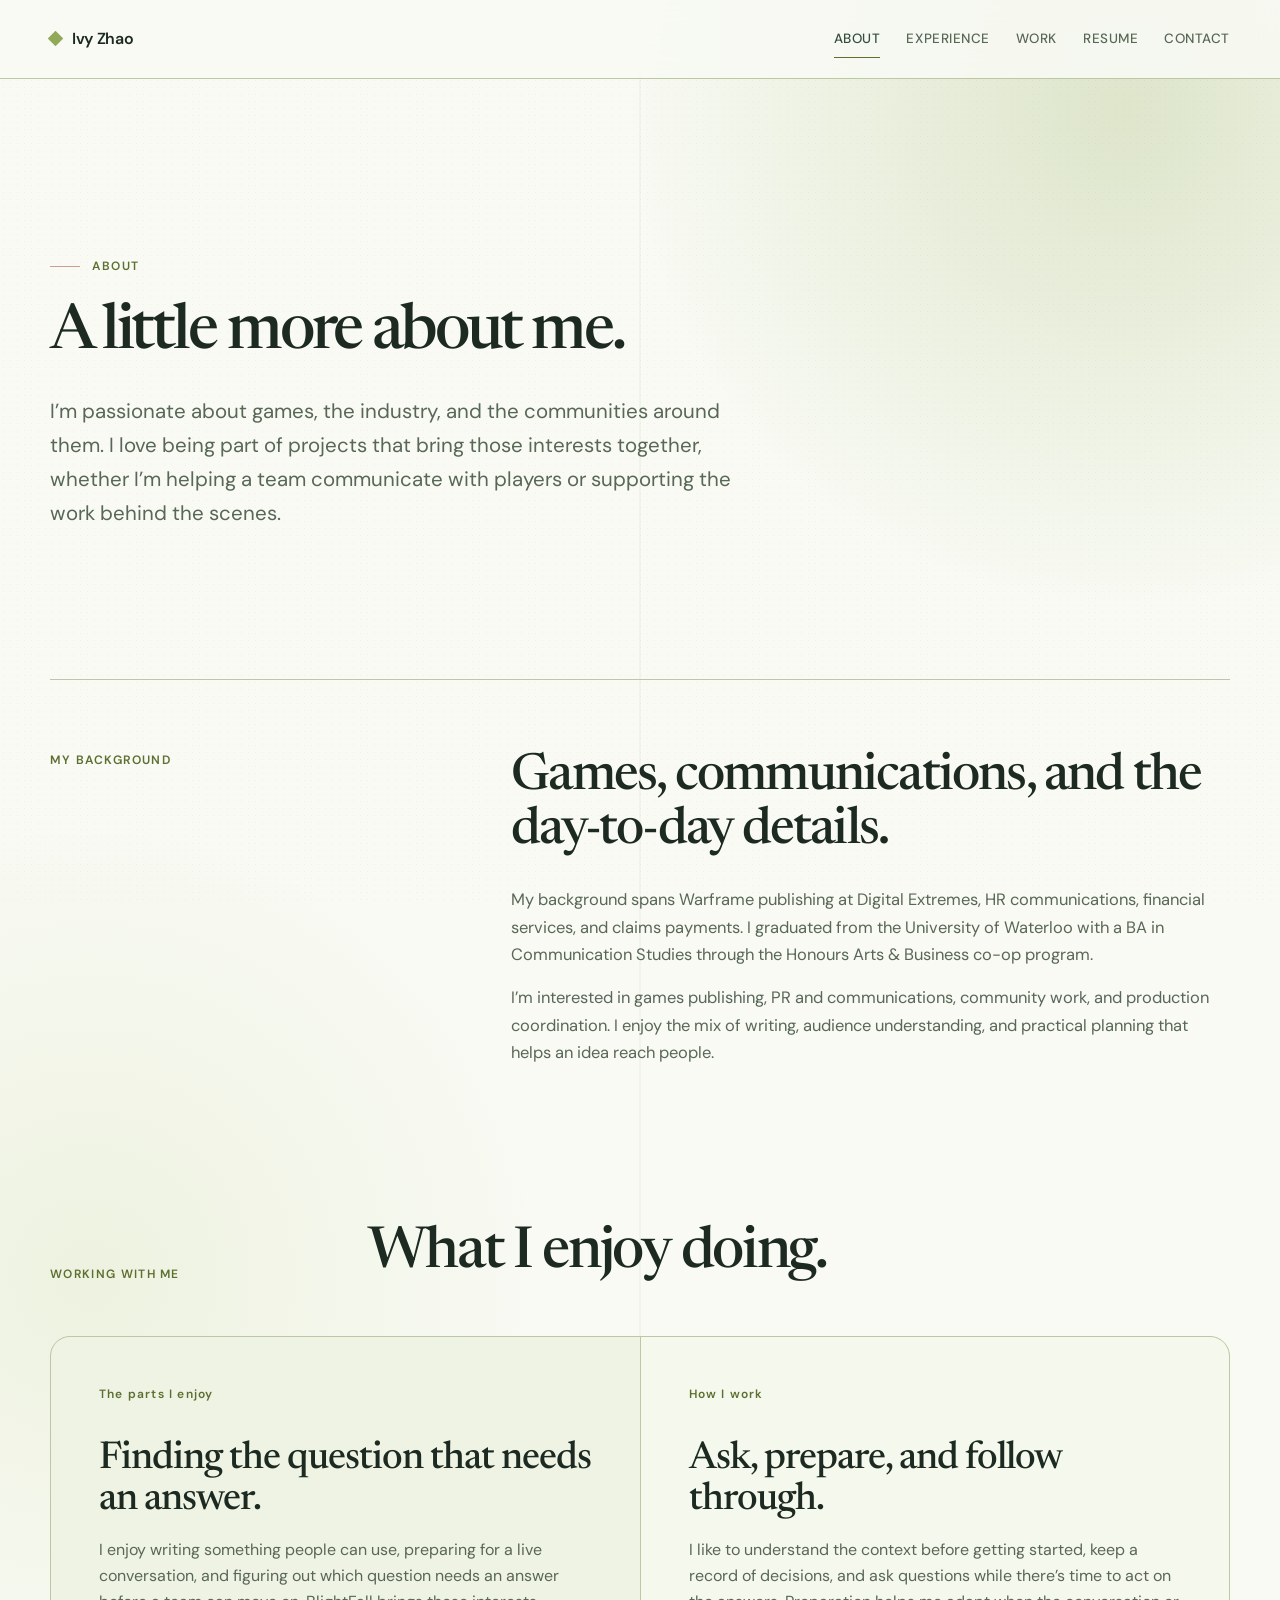
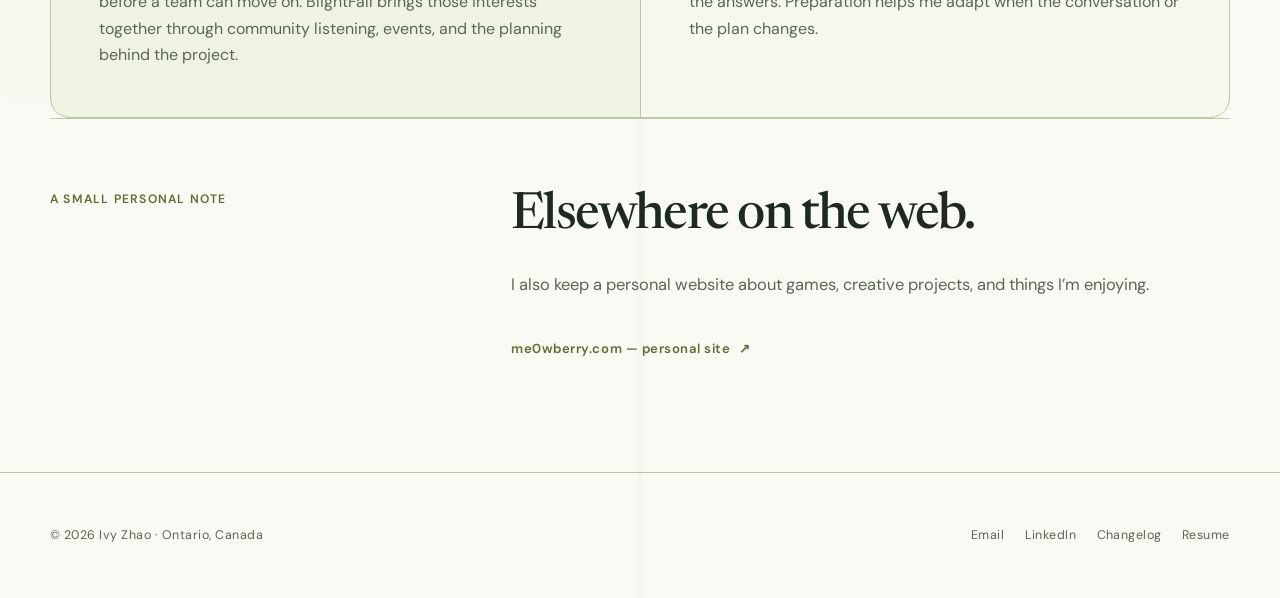
<file: about.html>
<!doctype html>
<html lang="en">
<head>
  <!-- Google tag (gtag.js) -->
  <script async src="https://www.googletagmanager.com/gtag/js?id=G-XYHKNGK1D8"></script>
  <script>
    window.dataLayer = window.dataLayer || [];
    function gtag(){dataLayer.push(arguments);}
    gtag('js', new Date());

    gtag('config', 'G-XYHKNGK1D8');
  </script>
  <meta charset="utf-8"><meta name="viewport" content="width=device-width, initial-scale=1">
  <meta name="description" content="Meet Ivy Zhao: communications, community, and operations experience, an enthusiasm for games, and an interest in helping teams and audiences connect.">
  <meta name="theme-color" content="#f8faf3">
  <link rel="canonical" href="https://ivyzhao.ca/about.html">
  <meta property="og:title" content="About | Ivy Zhao">
  <meta property="og:description" content="Meet Ivy Zhao: communications, community, and operations experience, an enthusiasm for games, and an interest in helping teams and audiences connect.">
  <meta property="og:type" content="website">
  <meta property="og:site_name" content="Ivy Zhao">
  <meta property="og:locale" content="en_CA">
  <meta property="og:url" content="https://ivyzhao.ca/about.html">
  <meta property="og:image" content="https://ivyzhao.ca/assets/ivyzhao-social-preview.png">
  <meta property="og:image:width" content="1200"><meta property="og:image:height" content="630">
  <meta property="og:image:alt" content="ivyzhao.ca - games communications, community, and content">
  <meta name="twitter:card" content="summary_large_image">
  <meta name="twitter:title" content="About | Ivy Zhao">
  <meta name="twitter:description" content="Meet Ivy Zhao: communications, community, and operations experience, an enthusiasm for games, and an interest in helping teams and audiences connect.">
  <meta name="twitter:image" content="https://ivyzhao.ca/assets/ivyzhao-social-preview.png">
  <meta name="twitter:image:alt" content="ivyzhao.ca - games communications, community, and content">
  <title>About | Ivy Zhao</title>
  <link rel="icon" href="favicon.ico" sizes="any">
  <link rel="icon" href="assets/favicon.svg" type="image/svg+xml">
  <link rel="apple-touch-icon" href="assets/apple-touch-icon.png">
  <link rel="preload" href="assets/fonts/dm-sans-latin.woff2" as="font" type="font/woff2" crossorigin>
  <link rel="preload" href="assets/fonts/newsreader-latin.woff2" as="font" type="font/woff2" crossorigin>
  <link rel="stylesheet" href="style.css"><script src="script.js" defer></script>
</head>
<body>
  <a class="skip-link" href="#main">Skip to content</a>
  <header class="site-header"><div class="nav-wrap"><a class="brand" href="index.html" aria-label="Ivy Zhao, home"><span class="brand-mark" aria-hidden="true"></span>Ivy Zhao</a><button class="nav-toggle" type="button" aria-expanded="false" aria-controls="site-nav">Menu</button><nav class="site-nav" id="site-nav" aria-label="Primary navigation"><a href="about.html" aria-current="page">About</a><a href="experience.html">Experience</a><a href="projects.html">Work</a><a href="resume.html">Resume</a><a href="contact.html">Contact</a></nav></div></header>
  <main id="main" class="page-shell">
    <header class="page-header" data-reveal><p class="eyebrow">About</p><h1 class="page-title">A little more about me.</h1><p class="page-intro">I&rsquo;m passionate about games, the industry, and the communities around them. I love being part of projects that bring those interests together, whether I&rsquo;m helping a team communicate with players or supporting the work behind the scenes.</p></header>
    <section class="split-layout" data-reveal><p class="sticky-label">My background</p><div class="prose"><h2>Games, communications, and the day-to-day details.</h2><p>My background spans Warframe publishing at Digital Extremes, HR communications, financial services, and claims payments. I graduated from the University of Waterloo with a BA in Communication Studies through the Honours Arts &amp; Business co-op program.</p><p>I&rsquo;m interested in games publishing, PR and communications, community work, and production coordination. I enjoy the mix of writing, audience understanding, and practical planning that helps an idea reach people.</p></div></section>
    <section class="section" aria-labelledby="team-heading"><div class="section-head" data-reveal><p class="section-kicker">Working with me</p><h2 id="team-heading">What I enjoy doing.</h2></div><div class="about-note-grid" data-reveal>
      <article class="about-note"><p class="project-number">The parts I enjoy</p><h3>Finding the question that needs an answer.</h3><p>I enjoy writing something people can use, preparing for a live conversation, and figuring out which question needs an answer before a team can move on. BlightFall brings those interests together through community listening, events, and the planning behind the project.</p></article>
      <article class="about-note"><p class="project-number">How I work</p><h3>Ask, prepare, and follow through.</h3><p>I like to understand the context before getting started, keep a record of decisions, and ask questions while there&rsquo;s time to act on the answers. Preparation helps me adapt when the conversation or the plan changes.</p></article>
    </div></section>
    <section class="split-layout section" data-reveal><p class="sticky-label">A small personal note</p><div class="prose"><h2>Elsewhere on the web.</h2><p>I also keep a personal website about games, creative projects, and things I&rsquo;m enjoying.</p><a class="text-link" href="https://me0wberry.com/" target="_blank" rel="noopener noreferrer">me0wberry.com &mdash; personal site</a></div></section>
  </main>
  <footer class="site-footer-wrap"><div class="site-footer"><span>&copy; <span data-year></span> Ivy Zhao &middot; Ontario, Canada</span><div class="footer-links"><a href="mailto:ivy.zhao.career@gmail.com">Email</a><a href="https://www.linkedin.com/in/ivyzhao02" target="_blank" rel="noopener noreferrer">LinkedIn</a><a href="changelog.html">Changelog</a><a href="resume.html">Resume</a></div></div></footer>
</body>
</html>
</file>
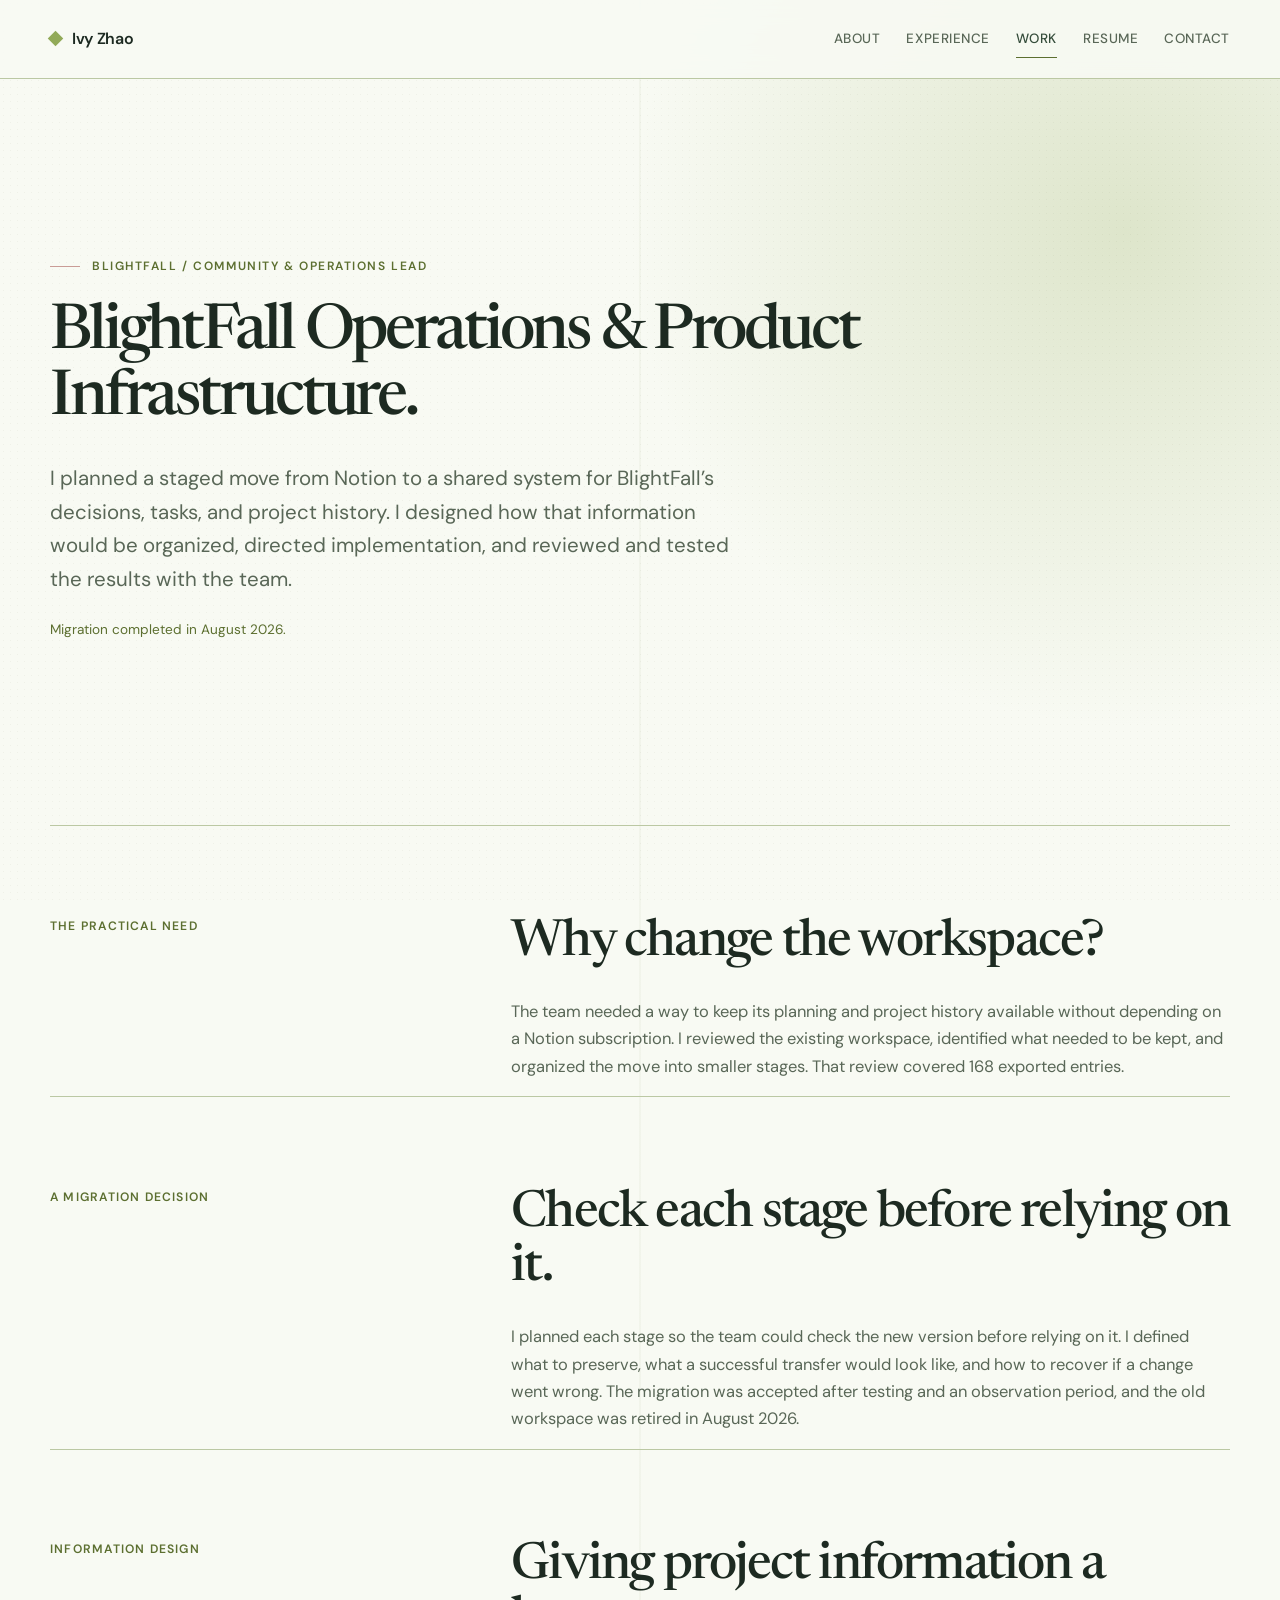
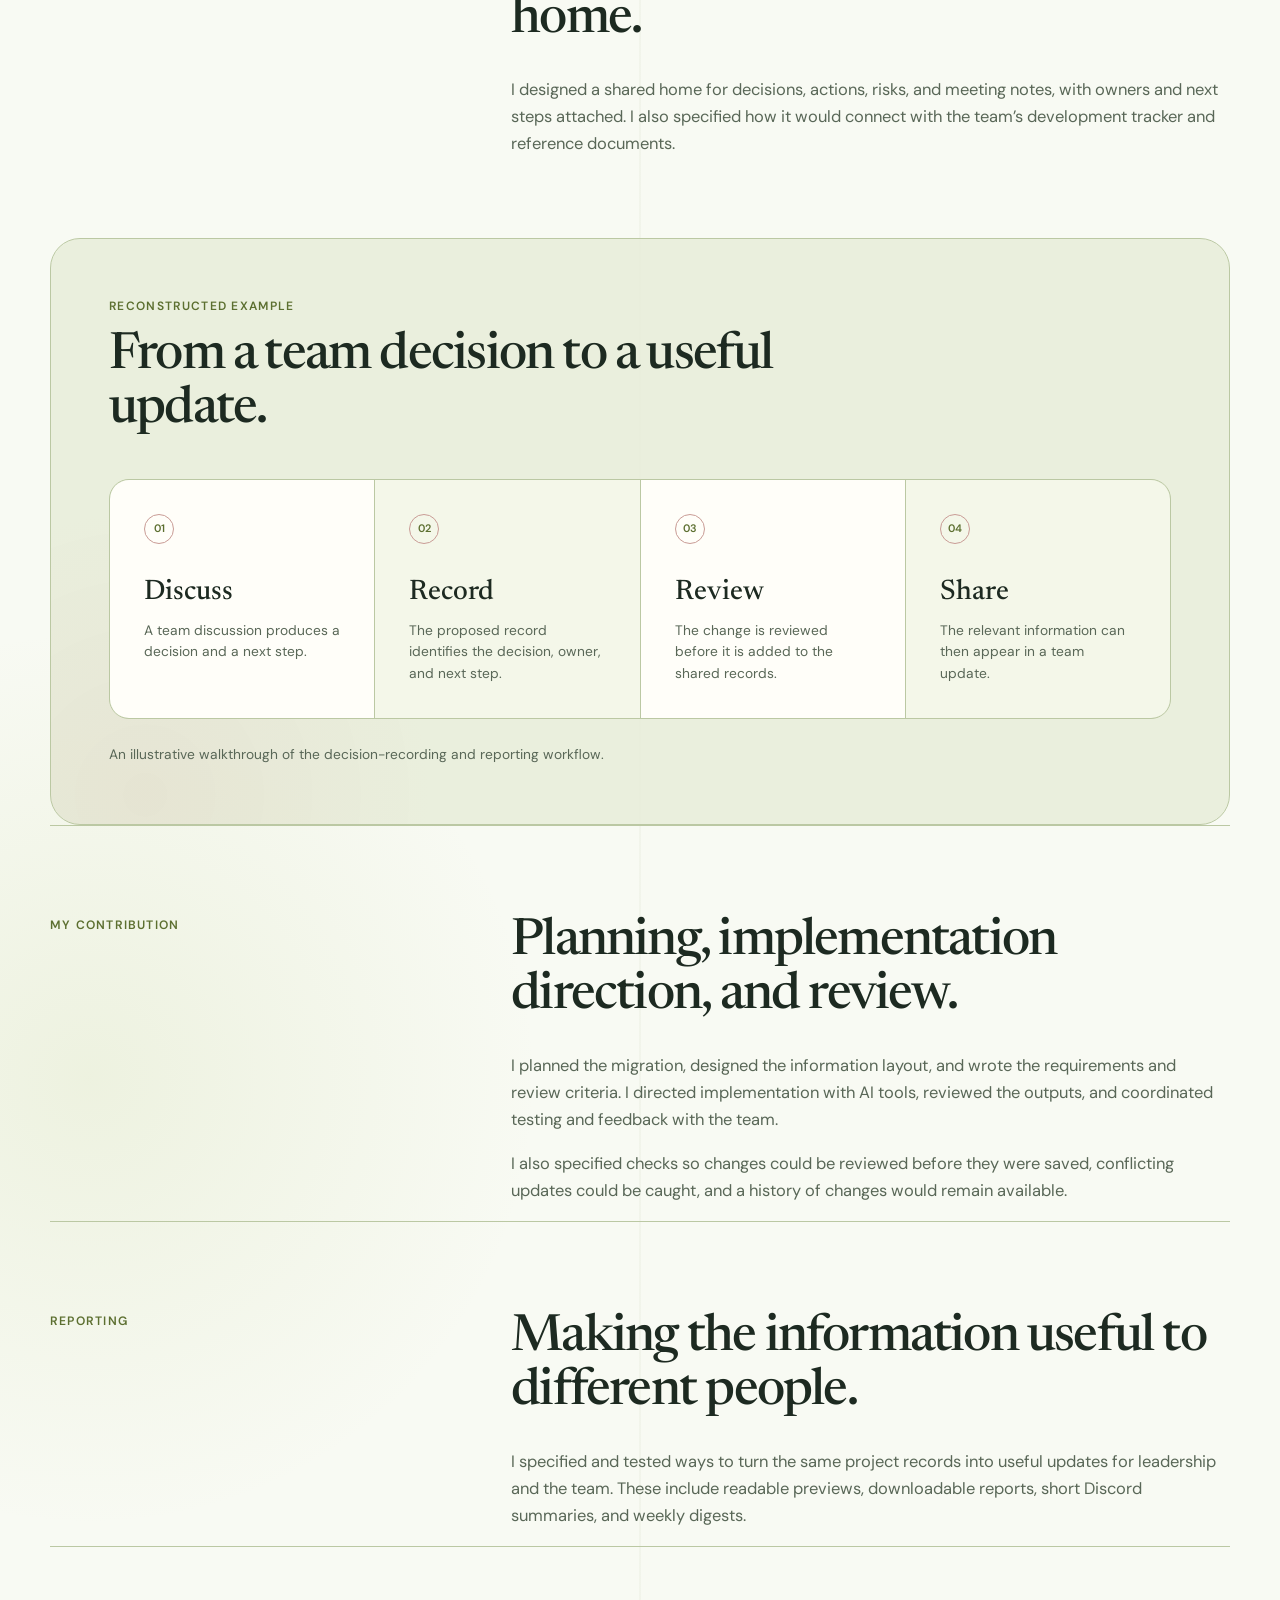
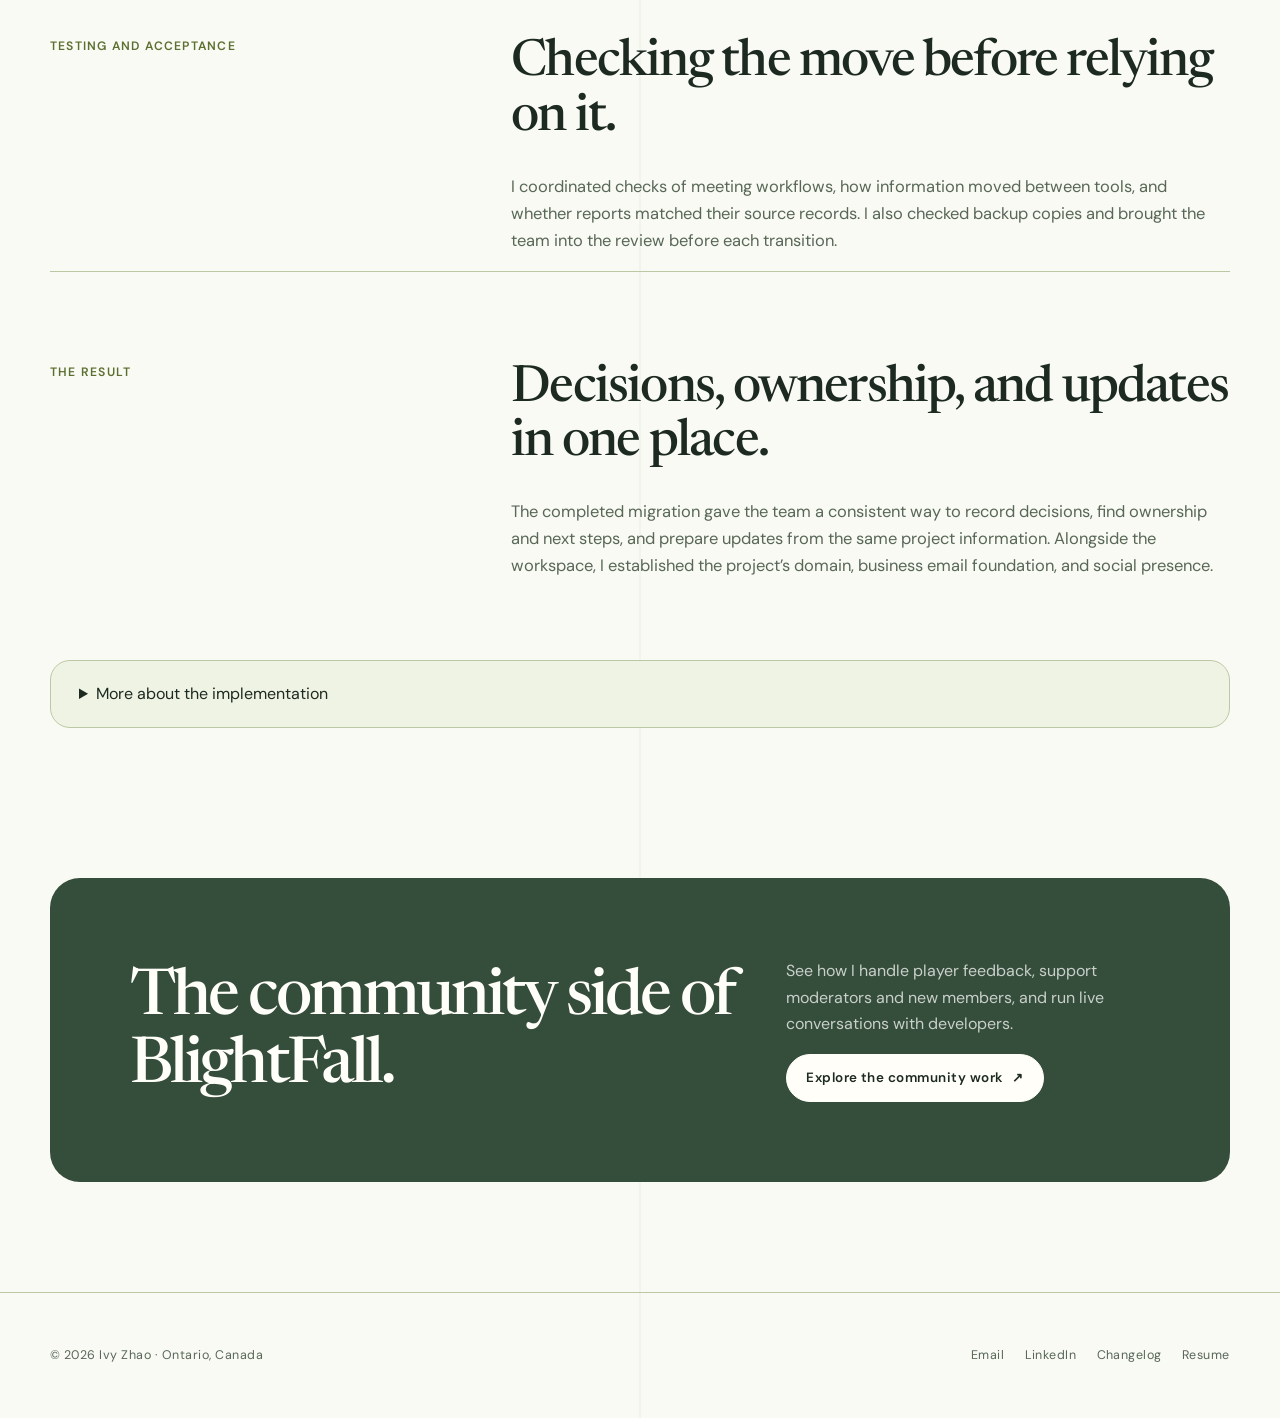
<file: blightfall-operations.html>
<!doctype html>
<html lang="en">
<head>
  <!-- Google tag (gtag.js) -->
  <script async src="https://www.googletagmanager.com/gtag/js?id=G-XYHKNGK1D8"></script>
  <script>
    window.dataLayer = window.dataLayer || [];
    function gtag(){dataLayer.push(arguments);}
    gtag('js', new Date());

    gtag('config', 'G-XYHKNGK1D8');
  </script>
  <meta charset="utf-8">
  <meta name="viewport" content="width=device-width, initial-scale=1">
  <meta name="description" content="How Ivy Zhao planned, directed, and tested BlightFall's move from Notion to a shared system for decisions, tasks, project history, and reporting.">
  <meta name="theme-color" content="#f8faf3">
  <link rel="canonical" href="https://ivyzhao.ca/blightfall-operations.html">
  <meta property="og:title" content="BlightFall Operations &amp; Product Infrastructure | Ivy Zhao">
  <meta property="og:description" content="How Ivy Zhao planned, directed, and tested BlightFall's move from Notion to a shared system for decisions, tasks, project history, and reporting.">
  <meta property="og:type" content="article">
  <meta property="og:site_name" content="Ivy Zhao">
  <meta property="og:locale" content="en_CA">
  <meta property="og:url" content="https://ivyzhao.ca/blightfall-operations.html">
  <meta property="og:image" content="https://ivyzhao.ca/assets/ivyzhao-social-preview.png">
  <meta property="og:image:width" content="1200">
  <meta property="og:image:height" content="630">
  <meta property="og:image:alt" content="ivyzhao.ca - games communications, community, and content">
  <meta name="twitter:card" content="summary_large_image">
  <meta name="twitter:title" content="BlightFall Operations &amp; Product Infrastructure | Ivy Zhao">
  <meta name="twitter:description" content="How Ivy Zhao planned, directed, and tested BlightFall's move from Notion to a shared system for decisions, tasks, project history, and reporting.">
  <meta name="twitter:image" content="https://ivyzhao.ca/assets/ivyzhao-social-preview.png">
  <meta name="twitter:image:alt" content="ivyzhao.ca - games communications, community, and content">
  <title>BlightFall Operations &amp; Product Infrastructure | Ivy Zhao</title>
  <link rel="icon" href="favicon.ico" sizes="any">
  <link rel="icon" href="assets/favicon.svg" type="image/svg+xml">
  <link rel="apple-touch-icon" href="assets/apple-touch-icon.png">
  <link rel="preload" href="assets/fonts/dm-sans-latin.woff2" as="font" type="font/woff2" crossorigin>
  <link rel="preload" href="assets/fonts/newsreader-latin.woff2" as="font" type="font/woff2" crossorigin>
  <link rel="stylesheet" href="style.css">
  <script src="script.js" defer></script>
</head>
<body>
  <a class="skip-link" href="#main">Skip to content</a>
  <header class="site-header"><div class="nav-wrap"><a class="brand" href="index.html" aria-label="Ivy Zhao, home"><span class="brand-mark" aria-hidden="true"></span>Ivy Zhao</a><button class="nav-toggle" type="button" aria-expanded="false" aria-controls="site-nav">Menu</button><nav class="site-nav" id="site-nav" aria-label="Primary navigation"><a href="about.html">About</a><a href="experience.html">Experience</a><a href="projects.html" aria-current="page">Work</a><a href="resume.html">Resume</a><a href="contact.html">Contact</a></nav></div></header>

  <main id="main" class="page-shell case-page">
    <header class="page-header case-header" data-reveal><p class="eyebrow">BlightFall / Community &amp; Operations Lead</p><h1 class="page-title">BlightFall Operations &amp; Product Infrastructure.</h1><p class="page-intro">I planned a staged move from Notion to a shared system for BlightFall&rsquo;s decisions, tasks, and project history. I designed how that information would be organized, directed implementation, and reviewed and tested the results with the team.</p><p class="case-status">Migration completed in August 2026.</p></header>
    <section class="split-layout section" data-reveal><p class="sticky-label">The practical need</p><div class="prose"><h2>Why change the workspace?</h2><p>The team needed a way to keep its planning and project history available without depending on a Notion subscription. I reviewed the existing workspace, identified what needed to be kept, and organized the move into smaller stages. That review covered 168 exported entries.</p></div></section>
    <section class="split-layout section" data-reveal><p class="sticky-label">A migration decision</p><div class="prose"><h2>Check each stage before relying on it.</h2><p>I planned each stage so the team could check the new version before relying on it. I defined what to preserve, what a successful transfer would look like, and how to recover if a change went wrong. The migration was accepted after testing and an observation period, and the old workspace was retired in August 2026.</p></div></section>
    <section class="split-layout section" data-reveal><p class="sticky-label">Information design</p><div class="prose"><h2>Giving project information a home.</h2><p>I designed a shared home for decisions, actions, risks, and meeting notes, with owners and next steps attached. I also specified how it would connect with the team&rsquo;s development tracker and reference documents.</p></div></section>
    <figure class="case-visual operations-flow" aria-labelledby="operations-flow-title" data-reveal><div class="case-visual-heading"><p class="section-kicker">Reconstructed example</p><h2 id="operations-flow-title">From a team decision to a useful update.</h2></div><ol class="case-flow"><li class="flow-step"><span>01</span><h3>Discuss</h3><p>A team discussion produces a decision and a next step.</p></li><li class="flow-step"><span>02</span><h3>Record</h3><p>The proposed record identifies the decision, owner, and next step.</p></li><li class="flow-step"><span>03</span><h3>Review</h3><p>The change is reviewed before it is added to the shared records.</p></li><li class="flow-step"><span>04</span><h3>Share</h3><p>The relevant information can then appear in a team update.</p></li></ol><figcaption>An illustrative walkthrough of the decision-recording and reporting workflow.</figcaption></figure>
    <section class="split-layout section" data-reveal><p class="sticky-label">My contribution</p><div class="prose"><h2>Planning, implementation direction, and review.</h2><p>I planned the migration, designed the information layout, and wrote the requirements and review criteria. I directed implementation with AI tools, reviewed the outputs, and coordinated testing and feedback with the team.</p><p>I also specified checks so changes could be reviewed before they were saved, conflicting updates could be caught, and a history of changes would remain available.</p></div></section>
    <section class="split-layout section" data-reveal><p class="sticky-label">Reporting</p><div class="prose"><h2>Making the information useful to different people.</h2><p>I specified and tested ways to turn the same project records into useful updates for leadership and the team. These include readable previews, downloadable reports, short Discord summaries, and weekly digests.</p></div></section>
    <section class="split-layout section" data-reveal><p class="sticky-label">Testing and acceptance</p><div class="prose"><h2>Checking the move before relying on it.</h2><p>I coordinated checks of meeting workflows, how information moved between tools, and whether reports matched their source records. I also checked backup copies and brought the team into the review before each transition.</p></div></section>
    <section class="split-layout section" data-reveal><p class="sticky-label">The result</p><div class="prose"><h2>Decisions, ownership, and updates in one place.</h2><p>The completed migration gave the team a consistent way to record decisions, find ownership and next steps, and prepare updates from the same project information. Alongside the workspace, I established the project&rsquo;s domain, business email foundation, and social presence.</p></div></section>
    <details class="case-technical" data-reveal><summary>More about the implementation</summary><div class="prose"><p>The workspace stores structured records in a private repository. Automated checks support record quality, reviewable updates, and recovery. Reporting can produce Markdown and PDF files as well as shorter summaries.</p></div></details>
    <section class="cta-band" data-reveal><h2>The community side of BlightFall.</h2><div><p>See how I handle player feedback, support moderators and new members, and run live conversations with developers.</p><a class="button" href="community-leadership.html">Explore the community work <span aria-hidden="true">&#8599;</span></a></div></section>
  </main>

  <footer class="site-footer-wrap"><div class="site-footer"><span>&copy; <span data-year></span> Ivy Zhao &middot; Ontario, Canada</span><div class="footer-links"><a href="mailto:ivy.zhao.career@gmail.com">Email</a><a href="https://www.linkedin.com/in/ivyzhao02" target="_blank" rel="noopener noreferrer">LinkedIn</a><a href="changelog.html">Changelog</a><a href="resume.html">Resume</a></div></div></footer>
</body>
</html>
</file>
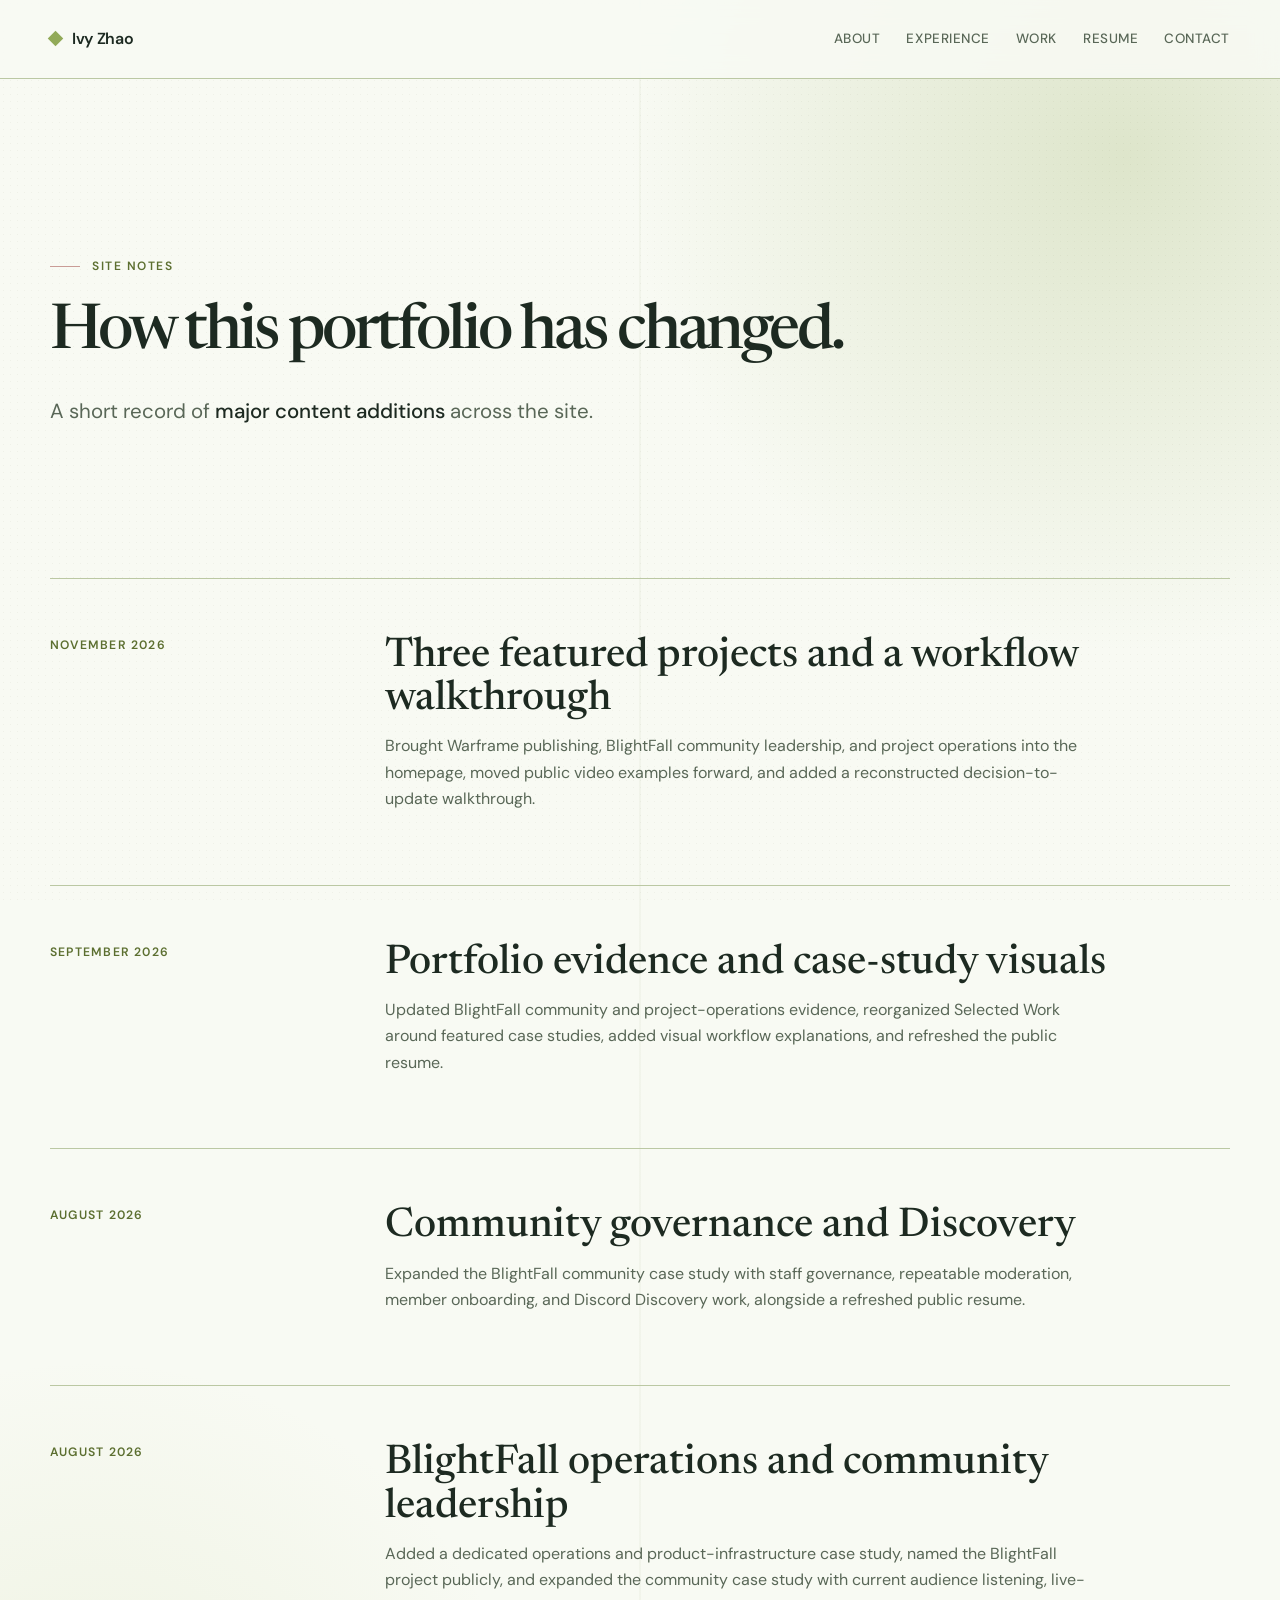
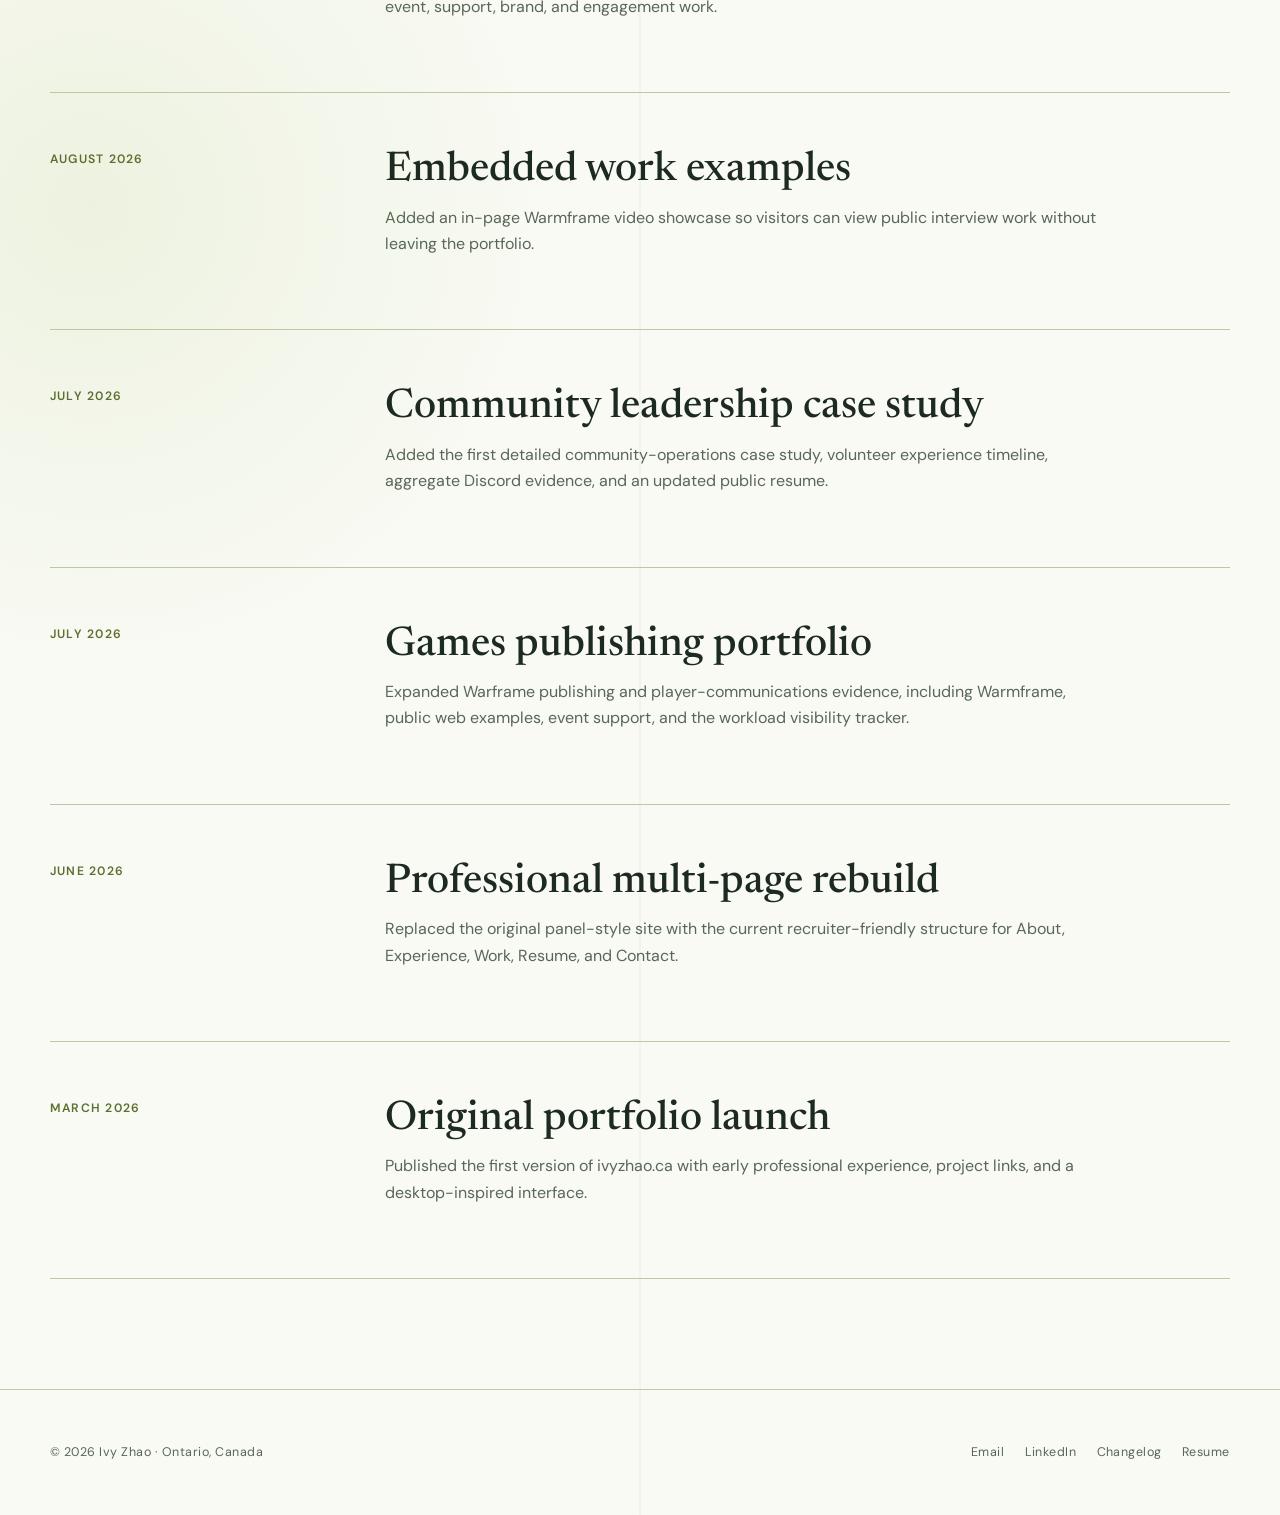
<file: changelog.html>
<!doctype html>
<html lang="en">
<head>
  <!-- Google tag (gtag.js) -->
  <script async src="https://www.googletagmanager.com/gtag/js?id=G-XYHKNGK1D8"></script>
  <script>
    window.dataLayer = window.dataLayer || [];
    function gtag(){dataLayer.push(arguments);}
    gtag('js', new Date());

    gtag('config', 'G-XYHKNGK1D8');
  </script>
  <meta charset="utf-8">
  <meta name="viewport" content="width=device-width, initial-scale=1">
  <meta name="description" content="Major additions to Ivy Zhao's portfolio, including Warframe publishing, BlightFall community leadership, and project operations examples.">
  <meta name="theme-color" content="#f8faf3">
  <link rel="canonical" href="https://ivyzhao.ca/changelog.html">
  <meta property="og:title" content="Site Changelog | Ivy Zhao">
  <meta property="og:description" content="Major additions to Ivy Zhao's portfolio, including Warframe publishing, BlightFall community leadership, and project operations examples.">
  <meta property="og:type" content="website">
  <meta property="og:site_name" content="Ivy Zhao">
  <meta property="og:locale" content="en_CA">
  <meta property="og:url" content="https://ivyzhao.ca/changelog.html">
  <meta property="og:image" content="https://ivyzhao.ca/assets/ivyzhao-social-preview.png">
  <meta property="og:image:width" content="1200">
  <meta property="og:image:height" content="630">
  <meta property="og:image:alt" content="ivyzhao.ca - games communications, community, and content">
  <meta name="twitter:card" content="summary_large_image">
  <meta name="twitter:title" content="Site Changelog | Ivy Zhao">
  <meta name="twitter:description" content="Major additions to Ivy Zhao's portfolio, including Warframe publishing, BlightFall community leadership, and project operations examples.">
  <meta name="twitter:image" content="https://ivyzhao.ca/assets/ivyzhao-social-preview.png">
  <meta name="twitter:image:alt" content="ivyzhao.ca - games communications, community, and content">
  <title>Site Changelog | Ivy Zhao</title>
  <link rel="icon" href="favicon.ico" sizes="any">
  <link rel="icon" href="assets/favicon.svg" type="image/svg+xml">
  <link rel="apple-touch-icon" href="assets/apple-touch-icon.png">
  <link rel="preload" href="assets/fonts/dm-sans-latin.woff2" as="font" type="font/woff2" crossorigin>
  <link rel="preload" href="assets/fonts/newsreader-latin.woff2" as="font" type="font/woff2" crossorigin>
  <link rel="stylesheet" href="style.css">
  <script src="script.js" defer></script>
</head>
<body>
  <a class="skip-link" href="#main">Skip to content</a>
  <header class="site-header"><div class="nav-wrap"><a class="brand" href="index.html" aria-label="Ivy Zhao, home"><span class="brand-mark" aria-hidden="true"></span>Ivy Zhao</a><button class="nav-toggle" type="button" aria-expanded="false" aria-controls="site-nav">Menu</button><nav class="site-nav" id="site-nav" aria-label="Primary navigation"><a href="about.html">About</a><a href="experience.html">Experience</a><a href="projects.html">Work</a><a href="resume.html">Resume</a><a href="contact.html">Contact</a></nav></div></header>

  <main id="main" class="page-shell">
    <header class="page-header" data-reveal><p class="eyebrow">Site notes</p><h1 class="page-title">How this portfolio has changed.</h1><p class="page-intro">A short record of <strong>major content additions</strong> across the site.</p></header>

    <section class="changelog-list" aria-label="Major site milestones">
      <article class="changelog-entry" data-reveal><time datetime="2026-11-06">November 2026</time><div><h2>Three featured projects and a workflow walkthrough</h2><p>Brought Warframe publishing, BlightFall community leadership, and project operations into the homepage, moved public video examples forward, and added a reconstructed decision-to-update walkthrough.</p></div></article>
      <article class="changelog-entry" data-reveal><time datetime="2026-09-03">September 2026</time><div><h2>Portfolio evidence and case-study visuals</h2><p>Updated BlightFall community and project-operations evidence, reorganized Selected Work around featured case studies, added visual workflow explanations, and refreshed the public resume.</p></div></article>
      <article class="changelog-entry" data-reveal><time datetime="2026-08-17">August 2026</time><div><h2>Community governance and Discovery</h2><p>Expanded the BlightFall community case study with staff governance, repeatable moderation, member onboarding, and Discord Discovery work, alongside a refreshed public resume.</p></div></article>
      <article class="changelog-entry" data-reveal><time datetime="2026-08-13">August 2026</time><div><h2>BlightFall operations and community leadership</h2><p>Added a dedicated operations and product-infrastructure case study, named the BlightFall project publicly, and expanded the community case study with current audience listening, live-event, support, brand, and engagement work.</p></div></article>
      <article class="changelog-entry" data-reveal><time datetime="2026-08-13">August 2026</time><div><h2>Embedded work examples</h2><p>Added an in-page Warmframe video showcase so visitors can view public interview work without leaving the portfolio.</p></div></article>
      <article class="changelog-entry" data-reveal><time datetime="2026-07-29">July 2026</time><div><h2>Community leadership case study</h2><p>Added the first detailed community-operations case study, volunteer experience timeline, aggregate Discord evidence, and an updated public resume.</p></div></article>
      <article class="changelog-entry" data-reveal><time datetime="2026-07-13">July 2026</time><div><h2>Games publishing portfolio</h2><p>Expanded Warframe publishing and player-communications evidence, including Warmframe, public web examples, event support, and the workload visibility tracker.</p></div></article>
      <article class="changelog-entry" data-reveal><time datetime="2026-06-27">June 2026</time><div><h2>Professional multi-page rebuild</h2><p>Replaced the original panel-style site with the current recruiter-friendly structure for About, Experience, Work, Resume, and Contact.</p></div></article>
      <article class="changelog-entry" data-reveal><time datetime="2026-03-15">March 2026</time><div><h2>Original portfolio launch</h2><p>Published the first version of ivyzhao.ca with early professional experience, project links, and a desktop-inspired interface.</p></div></article>
    </section>
  </main>

  <footer class="site-footer-wrap"><div class="site-footer"><span>&copy; <span data-year></span> Ivy Zhao &middot; Ontario, Canada</span><div class="footer-links"><a href="mailto:ivy.zhao.career@gmail.com">Email</a><a href="https://www.linkedin.com/in/ivyzhao02" target="_blank" rel="noopener noreferrer">LinkedIn</a><a href="changelog.html" aria-current="page">Changelog</a><a href="resume.html">Resume</a></div></div></footer>
</body>
</html>
</file>
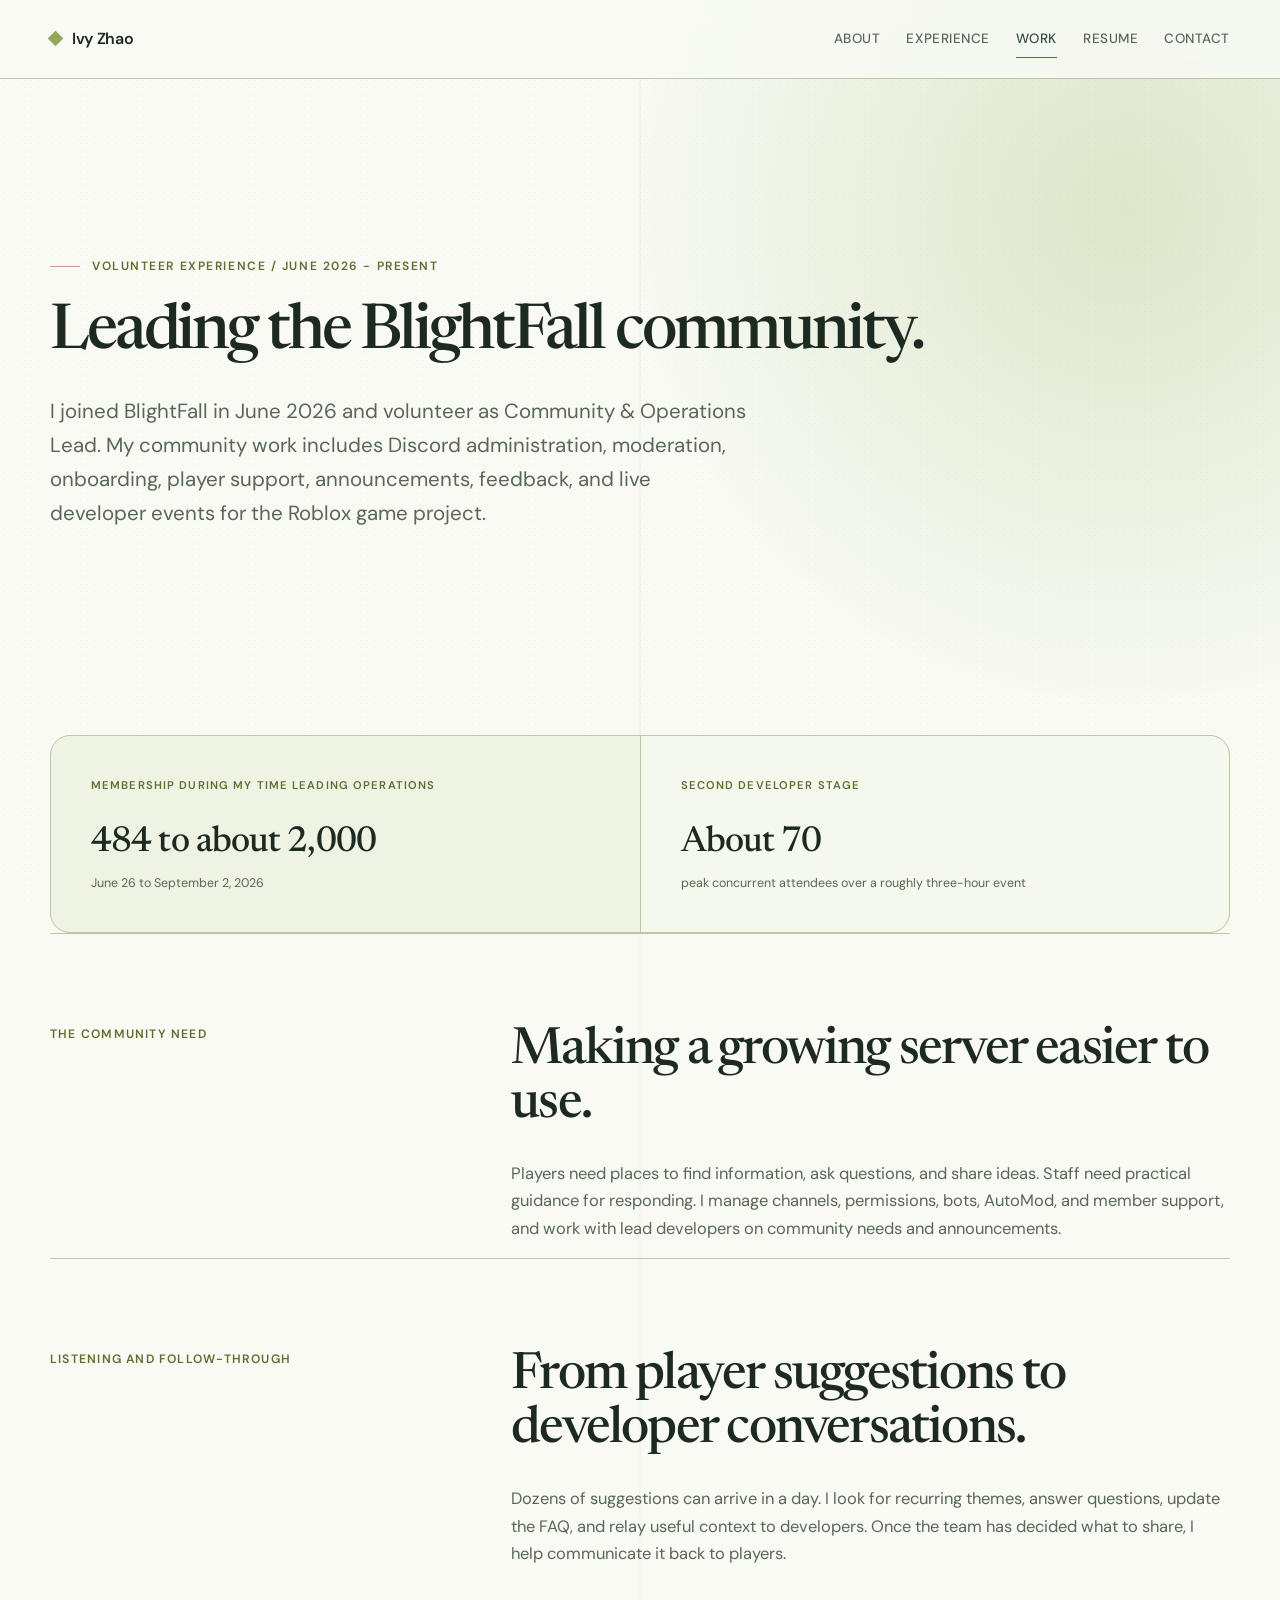
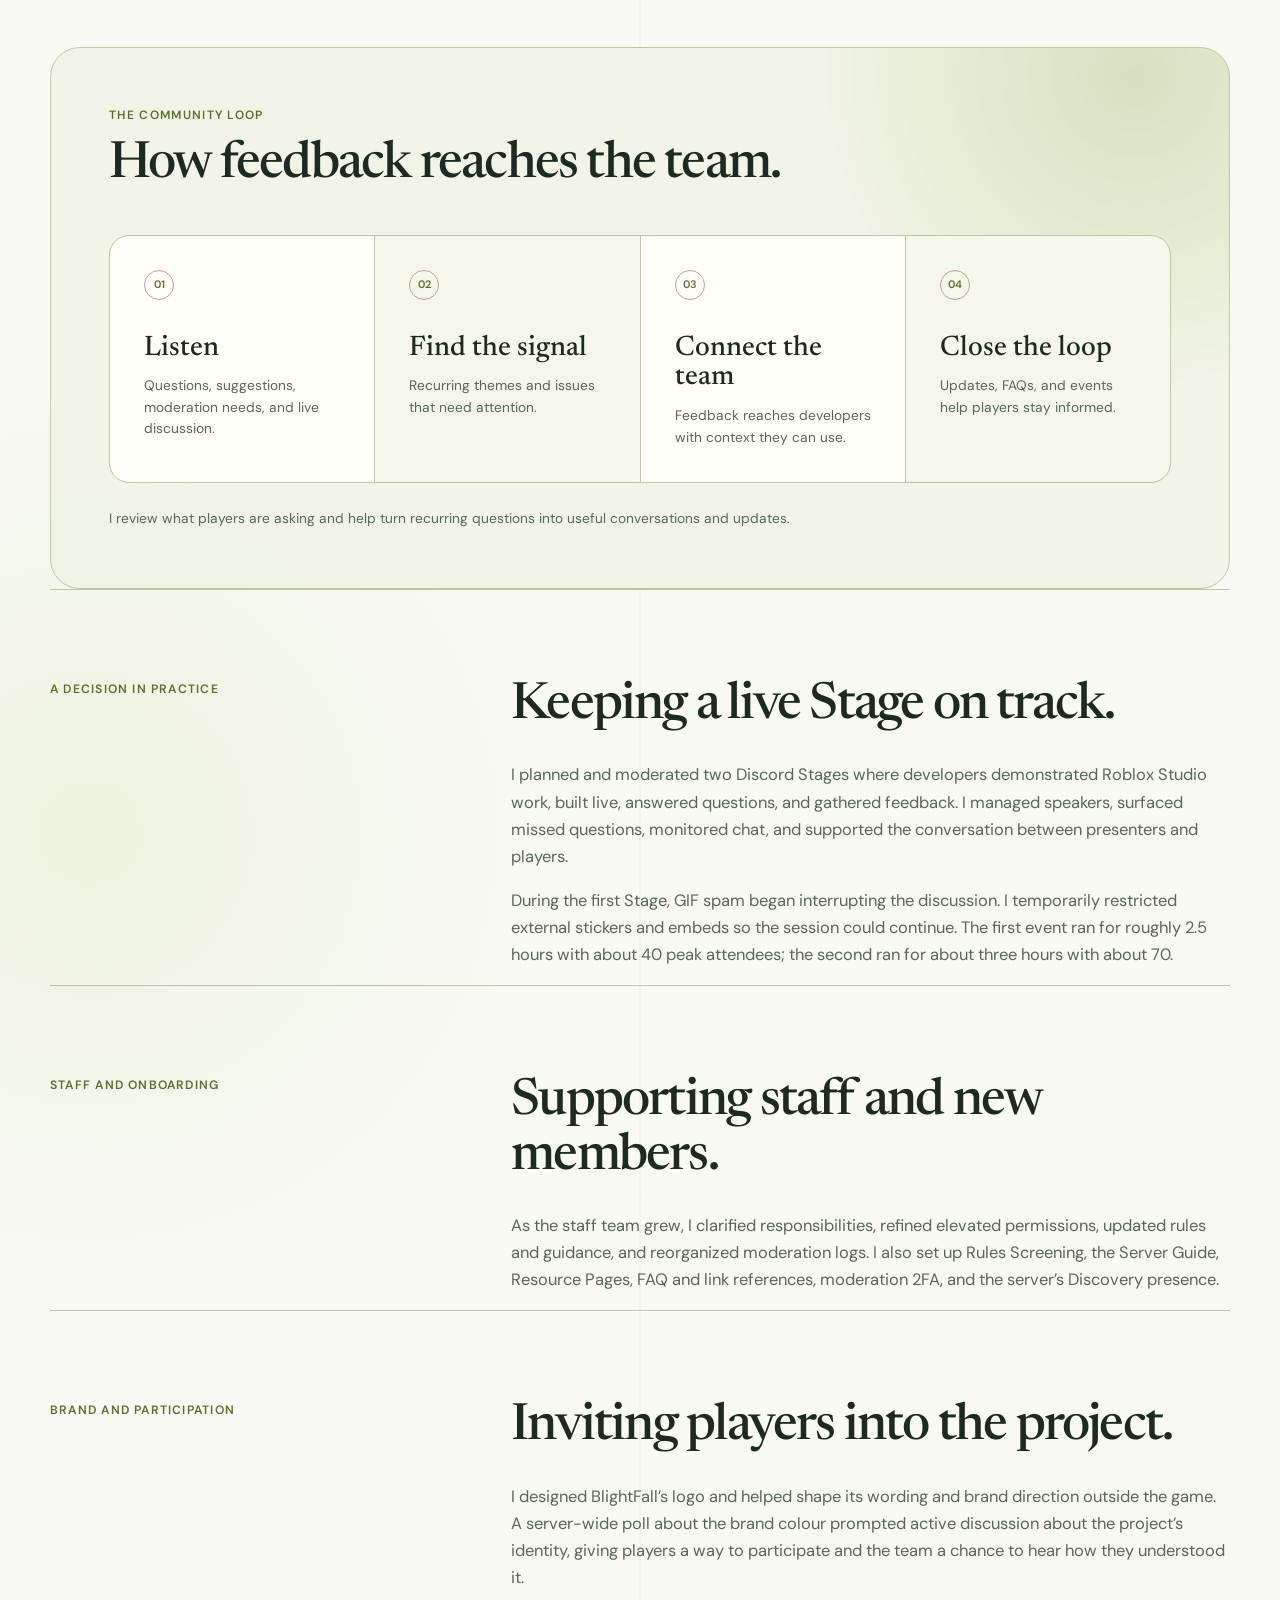
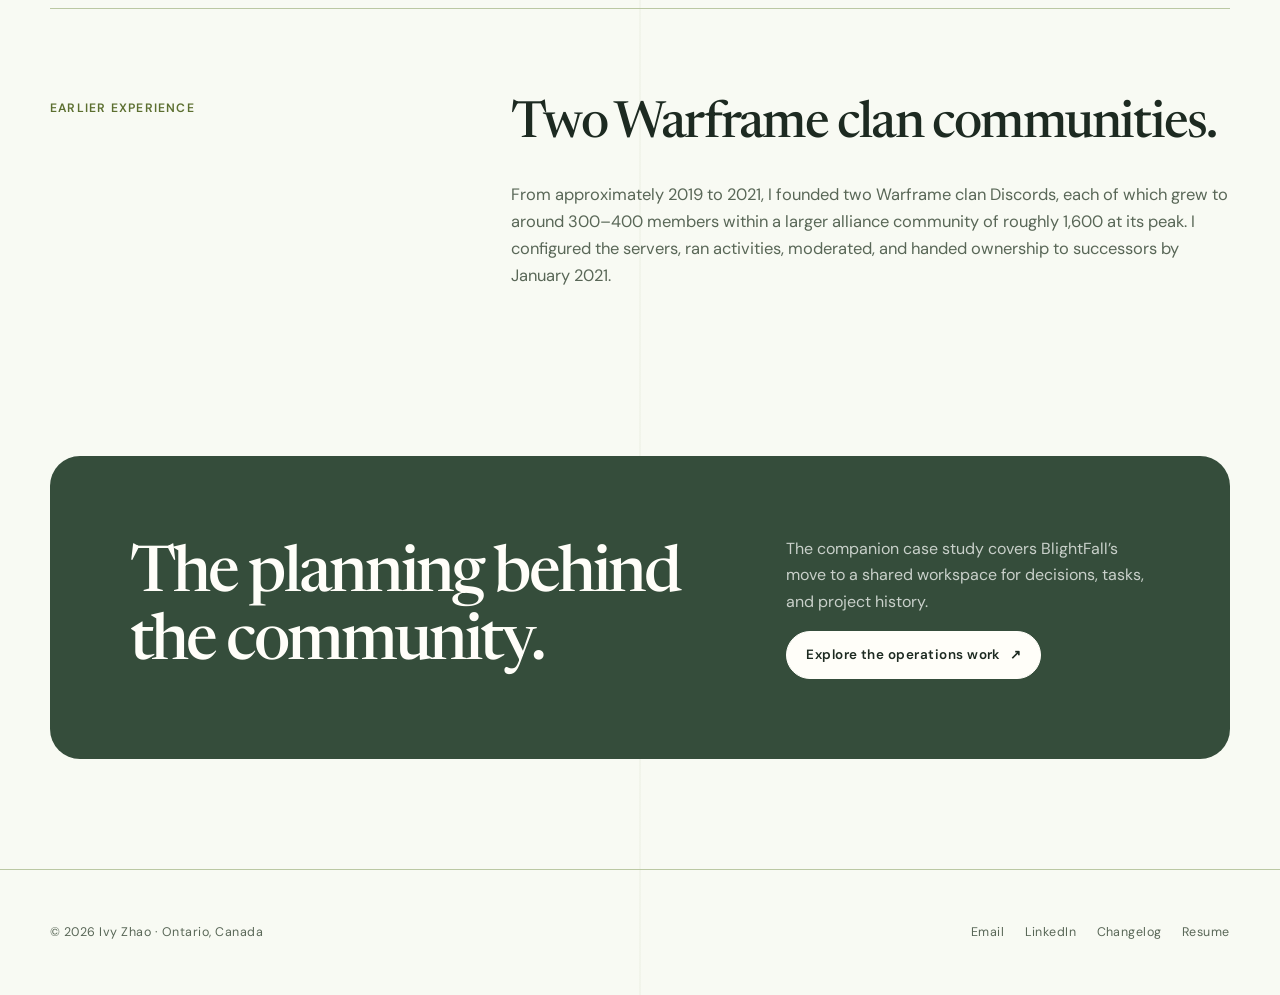
<file: community-leadership.html>
<!doctype html>
<html lang="en">
<head>
  <!-- Google tag (gtag.js) -->
  <script async src="https://www.googletagmanager.com/gtag/js?id=G-XYHKNGK1D8"></script>
  <script>
    window.dataLayer = window.dataLayer || [];
    function gtag(){dataLayer.push(arguments);}
    gtag('js', new Date());

    gtag('config', 'G-XYHKNGK1D8');
  </script>
  <meta charset="utf-8">
  <meta name="viewport" content="width=device-width, initial-scale=1">
  <meta name="description" content="BlightFall community leadership through player feedback, Discord onboarding, moderation, and live developer events. A case study by Ivy Zhao.">
  <meta name="theme-color" content="#f8faf3">
  <link rel="canonical" href="https://ivyzhao.ca/community-leadership.html">
  <meta property="og:title" content="BlightFall Community Leadership | Ivy Zhao">
  <meta property="og:description" content="BlightFall community leadership through player feedback, Discord onboarding, moderation, and live developer events. A case study by Ivy Zhao.">
  <meta property="og:type" content="article">
  <meta property="og:site_name" content="Ivy Zhao">
  <meta property="og:locale" content="en_CA">
  <meta property="og:url" content="https://ivyzhao.ca/community-leadership.html">
  <meta property="og:image" content="https://ivyzhao.ca/assets/ivyzhao-social-preview.png">
  <meta property="og:image:width" content="1200">
  <meta property="og:image:height" content="630">
  <meta property="og:image:alt" content="ivyzhao.ca - games communications, community, and content">
  <meta name="twitter:card" content="summary_large_image">
  <meta name="twitter:title" content="BlightFall Community Leadership | Ivy Zhao">
  <meta name="twitter:description" content="BlightFall community leadership through player feedback, Discord onboarding, moderation, and live developer events. A case study by Ivy Zhao.">
  <meta name="twitter:image" content="https://ivyzhao.ca/assets/ivyzhao-social-preview.png">
  <meta name="twitter:image:alt" content="ivyzhao.ca - games communications, community, and content">
  <title>BlightFall Community Leadership | Ivy Zhao</title>
  <link rel="icon" href="favicon.ico" sizes="any">
  <link rel="icon" href="assets/favicon.svg" type="image/svg+xml">
  <link rel="apple-touch-icon" href="assets/apple-touch-icon.png">
  <link rel="preload" href="assets/fonts/dm-sans-latin.woff2" as="font" type="font/woff2" crossorigin>
  <link rel="preload" href="assets/fonts/newsreader-latin.woff2" as="font" type="font/woff2" crossorigin>
  <link rel="stylesheet" href="style.css">
  <script src="script.js" defer></script>
</head>
<body>
  <a class="skip-link" href="#main">Skip to content</a>
  <header class="site-header"><div class="nav-wrap"><a class="brand" href="index.html" aria-label="Ivy Zhao, home"><span class="brand-mark" aria-hidden="true"></span>Ivy Zhao</a><button class="nav-toggle" type="button" aria-expanded="false" aria-controls="site-nav">Menu</button><nav class="site-nav" id="site-nav" aria-label="Primary navigation"><a href="about.html">About</a><a href="experience.html">Experience</a><a href="projects.html" aria-current="page">Work</a><a href="resume.html">Resume</a><a href="contact.html">Contact</a></nav></div></header>

  <main id="main" class="page-shell case-page">
    <header class="page-header case-header" data-reveal><p class="eyebrow">Volunteer experience / June 2026 - Present</p><h1 class="page-title">Leading the BlightFall community.</h1><p class="page-intro">I joined BlightFall in June 2026 and volunteer as Community &amp; Operations Lead. My community work includes Discord administration, moderation, onboarding, player support, announcements, feedback, and live developer events for the Roblox game project.</p></header>
    <dl class="metric-grid compact-metrics" aria-label="Community evidence" data-reveal><div class="metric"><dt>Membership during my time leading operations</dt><dd class="metric-value">484 to about 2,000</dd><dd class="metric-note">June 26 to September 2, 2026</dd></div><div class="metric"><dt>Second developer Stage</dt><dd class="metric-value">About 70</dd><dd class="metric-note">peak concurrent attendees over a roughly three-hour event</dd></div></dl>
    <section class="split-layout section" data-reveal><p class="sticky-label">The community need</p><div class="prose"><h2>Making a growing server easier to use.</h2><p>Players need places to find information, ask questions, and share ideas. Staff need practical guidance for responding. I manage channels, permissions, bots, AutoMod, and member support, and work with lead developers on community needs and announcements.</p></div></section>
    <section class="split-layout section" data-reveal><p class="sticky-label">Listening and follow-through</p><div class="prose"><h2>From player suggestions to developer conversations.</h2><p>Dozens of suggestions can arrive in a day. I look for recurring themes, answer questions, update the FAQ, and relay useful context to developers. Once the team has decided what to share, I help communicate it back to players.</p></div></section>
    <figure class="case-visual" aria-labelledby="community-flow-title" data-reveal><div class="case-visual-heading"><p class="section-kicker">The community loop</p><h2 id="community-flow-title">How feedback reaches the team.</h2></div><ol class="case-flow"><li class="flow-step"><span>01</span><h3>Listen</h3><p>Questions, suggestions, moderation needs, and live discussion.</p></li><li class="flow-step"><span>02</span><h3>Find the signal</h3><p>Recurring themes and issues that need attention.</p></li><li class="flow-step"><span>03</span><h3>Connect the team</h3><p>Feedback reaches developers with context they can use.</p></li><li class="flow-step"><span>04</span><h3>Close the loop</h3><p>Updates, FAQs, and events help players stay informed.</p></li></ol><figcaption>I review what players are asking and help turn recurring questions into useful conversations and updates.</figcaption></figure>
    <section class="split-layout section" data-reveal><p class="sticky-label">A decision in practice</p><div class="prose"><h2>Keeping a live Stage on track.</h2><p>I planned and moderated two Discord Stages where developers demonstrated Roblox Studio work, built live, answered questions, and gathered feedback. I managed speakers, surfaced missed questions, monitored chat, and supported the conversation between presenters and players.</p><p>During the first Stage, GIF spam began interrupting the discussion. I temporarily restricted external stickers and embeds so the session could continue. The first event ran for roughly 2.5 hours with about 40 peak attendees; the second ran for about three hours with about 70.</p></div></section>
    <section class="split-layout section" data-reveal><p class="sticky-label">Staff and onboarding</p><div class="prose"><h2>Supporting staff and new members.</h2><p>As the staff team grew, I clarified responsibilities, refined elevated permissions, updated rules and guidance, and reorganized moderation logs. I also set up Rules Screening, the Server Guide, Resource Pages, FAQ and link references, moderation 2FA, and the server&rsquo;s Discovery presence.</p></div></section>
    <section class="split-layout section" data-reveal><p class="sticky-label">Brand and participation</p><div class="prose"><h2>Inviting players into the project.</h2><p>I designed BlightFall&rsquo;s logo and helped shape its wording and brand direction outside the game. A server-wide poll about the brand colour prompted active discussion about the project&rsquo;s identity, giving players a way to participate and the team a chance to hear how they understood it.</p></div></section>
    <section class="split-layout section" data-reveal><p class="sticky-label">Earlier experience</p><div class="prose"><h2>Two Warframe clan communities.</h2><p>From approximately 2019 to 2021, I founded two Warframe clan Discords, each of which grew to around 300&ndash;400 members within a larger alliance community of roughly 1,600 at its peak. I configured the servers, ran activities, moderated, and handed ownership to successors by January 2021.</p></div></section>
    <section class="cta-band" data-reveal><h2>The planning behind the community.</h2><div><p>The companion case study covers BlightFall&rsquo;s move to a shared workspace for decisions, tasks, and project history.</p><a class="button" href="blightfall-operations.html">Explore the operations work <span aria-hidden="true">&#8599;</span></a></div></section>
  </main>

  <footer class="site-footer-wrap"><div class="site-footer"><span>&copy; <span data-year></span> Ivy Zhao &middot; Ontario, Canada</span><div class="footer-links"><a href="mailto:ivy.zhao.career@gmail.com">Email</a><a href="https://www.linkedin.com/in/ivyzhao02" target="_blank" rel="noopener noreferrer">LinkedIn</a><a href="changelog.html">Changelog</a><a href="resume.html">Resume</a></div></div></footer>
</body>
</html>
</file>
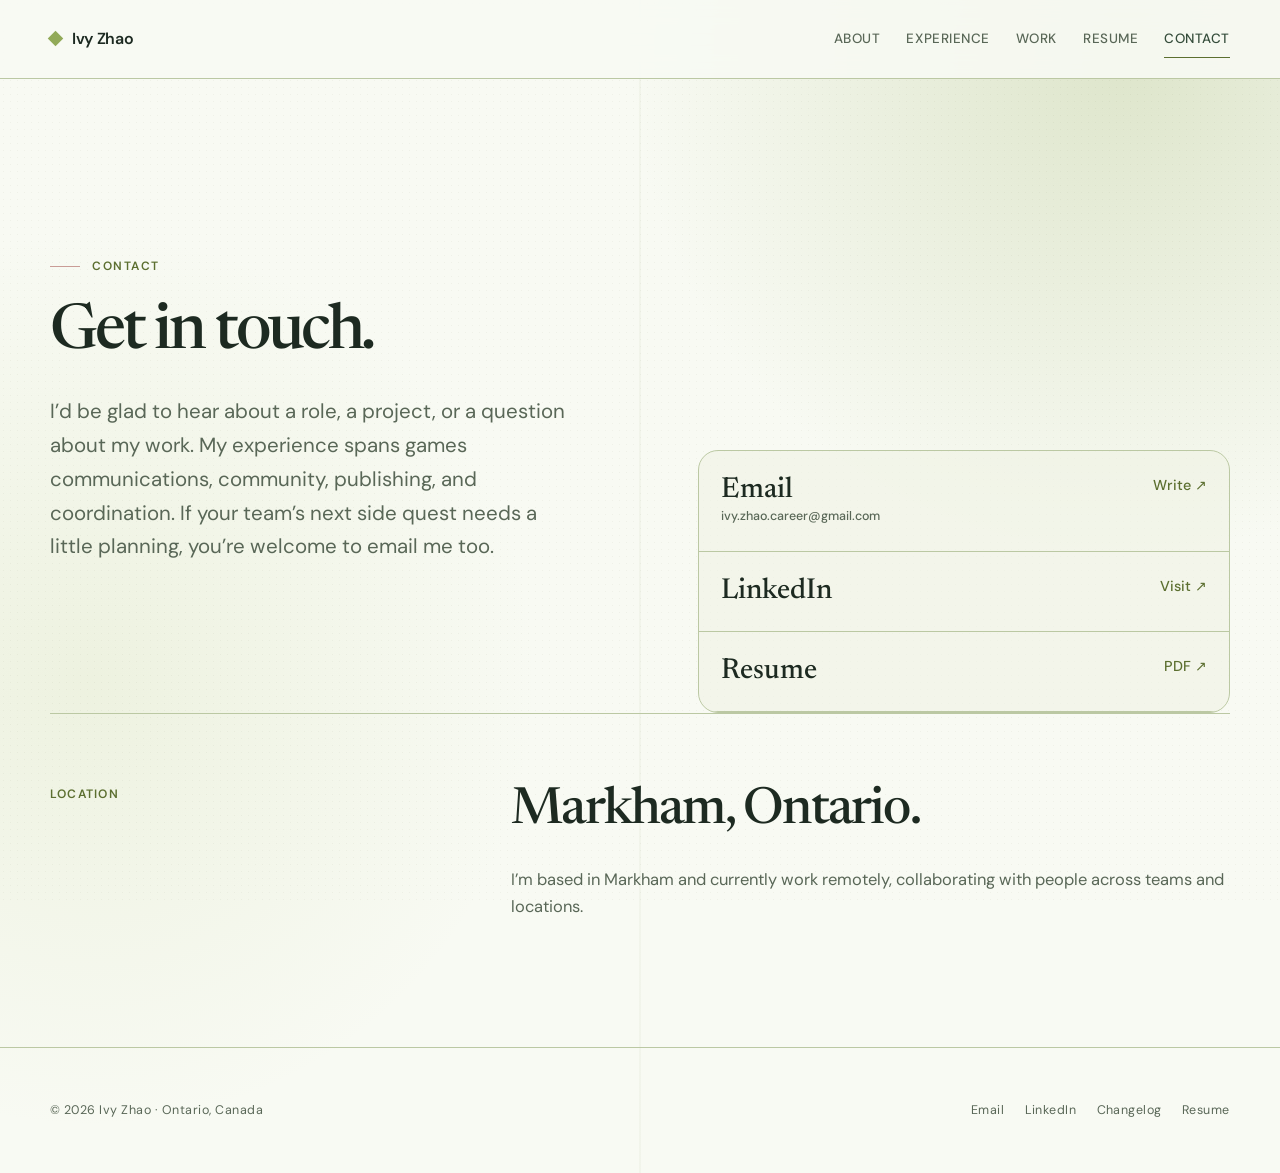
<file: contact.html>
<!doctype html>
<html lang="en">
<head>
  <!-- Google tag (gtag.js) -->
  <script async src="https://www.googletagmanager.com/gtag/js?id=G-XYHKNGK1D8"></script>
  <script>
    window.dataLayer = window.dataLayer || [];
    function gtag(){dataLayer.push(arguments);}
    gtag('js', new Date());

    gtag('config', 'G-XYHKNGK1D8');
  </script>
  <meta charset="utf-8">
  <meta name="viewport" content="width=device-width, initial-scale=1">
  <meta name="description" content="Contact Ivy Zhao about professional opportunities, projects, and questions about her communications, community, publishing, and coordination experience.">
  <meta name="theme-color" content="#f8faf3">
  <link rel="canonical" href="https://ivyzhao.ca/contact.html">
  <meta property="og:title" content="Contact | Ivy Zhao">
  <meta property="og:description" content="Contact Ivy Zhao about professional opportunities, projects, and questions about her communications, community, publishing, and coordination experience.">
  <meta property="og:type" content="website">
  <meta property="og:site_name" content="Ivy Zhao">
  <meta property="og:locale" content="en_CA">
  <meta property="og:url" content="https://ivyzhao.ca/contact.html">
  <meta property="og:image" content="https://ivyzhao.ca/assets/ivyzhao-social-preview.png">
  <meta property="og:image:width" content="1200">
  <meta property="og:image:height" content="630">
  <meta property="og:image:alt" content="ivyzhao.ca - games communications, community, and content">
  <meta name="twitter:card" content="summary_large_image">
  <meta name="twitter:title" content="Contact | Ivy Zhao">
  <meta name="twitter:description" content="Contact Ivy Zhao about professional opportunities, projects, and questions about her communications, community, publishing, and coordination experience.">
  <meta name="twitter:image" content="https://ivyzhao.ca/assets/ivyzhao-social-preview.png">
  <meta name="twitter:image:alt" content="ivyzhao.ca - games communications, community, and content">
  <title>Contact | Ivy Zhao</title>
  <link rel="icon" href="favicon.ico" sizes="any">
  <link rel="icon" href="assets/favicon.svg" type="image/svg+xml">
  <link rel="apple-touch-icon" href="assets/apple-touch-icon.png">
  <link rel="preload" href="assets/fonts/dm-sans-latin.woff2" as="font" type="font/woff2" crossorigin>
  <link rel="preload" href="assets/fonts/newsreader-latin.woff2" as="font" type="font/woff2" crossorigin>
  <link rel="stylesheet" href="style.css">
  <script src="script.js" defer></script>
</head>
<body>
  <a class="skip-link" href="#main">Skip to content</a>
  <header class="site-header"><div class="nav-wrap"><a class="brand" href="index.html" aria-label="Ivy Zhao, home"><span class="brand-mark" aria-hidden="true"></span>Ivy Zhao</a><button class="nav-toggle" type="button" aria-expanded="false" aria-controls="site-nav">Menu</button><nav class="site-nav" id="site-nav" aria-label="Primary navigation"><a href="about.html">About</a><a href="experience.html">Experience</a><a href="projects.html">Work</a><a href="resume.html">Resume</a><a href="contact.html" aria-current="page">Contact</a></nav></div></header>
  <main id="main" class="page-shell">
    <div class="contact-layout">
      <header class="page-header" data-reveal><p class="eyebrow">Contact</p><h1 class="page-title">Get in touch.</h1><p class="page-intro">I&rsquo;d be glad to hear about a role, a project, or a question about my work. My experience spans games communications, community, publishing, and coordination. If your team&rsquo;s next side quest needs a little planning, you&rsquo;re welcome to email me too.</p></header>
      <div class="contact-links" data-reveal><a class="contact-link" href="mailto:ivy.zhao.career@gmail.com"><span class="contact-primary"><span>Email</span><small>ivy.zhao.career@gmail.com</small></span><span>Write &#8599;</span></a><a class="contact-link" href="https://www.linkedin.com/in/ivyzhao02" target="_blank" rel="noopener noreferrer"><span>LinkedIn</span><span>Visit &#8599;</span></a><a class="contact-link" href="assets/ivy-zhao-resume.pdf" target="_blank" rel="noopener"><span>Resume</span><span>PDF &#8599;</span></a></div>
    </div>
    <section class="split-layout section" data-reveal><p class="sticky-label">Location</p><div class="prose"><h2>Markham, Ontario.</h2><p>I&rsquo;m based in Markham and currently work remotely, collaborating with people across teams and locations.</p></div></section>
  </main>
  <footer class="site-footer-wrap"><div class="site-footer"><span>&copy; <span data-year></span> Ivy Zhao &middot; Ontario, Canada</span><div class="footer-links"><a href="mailto:ivy.zhao.career@gmail.com">Email</a><a href="https://www.linkedin.com/in/ivyzhao02" target="_blank" rel="noopener noreferrer">LinkedIn</a><a href="changelog.html">Changelog</a><a href="resume.html">Resume</a></div></div></footer>
</body>
</html>
</file>
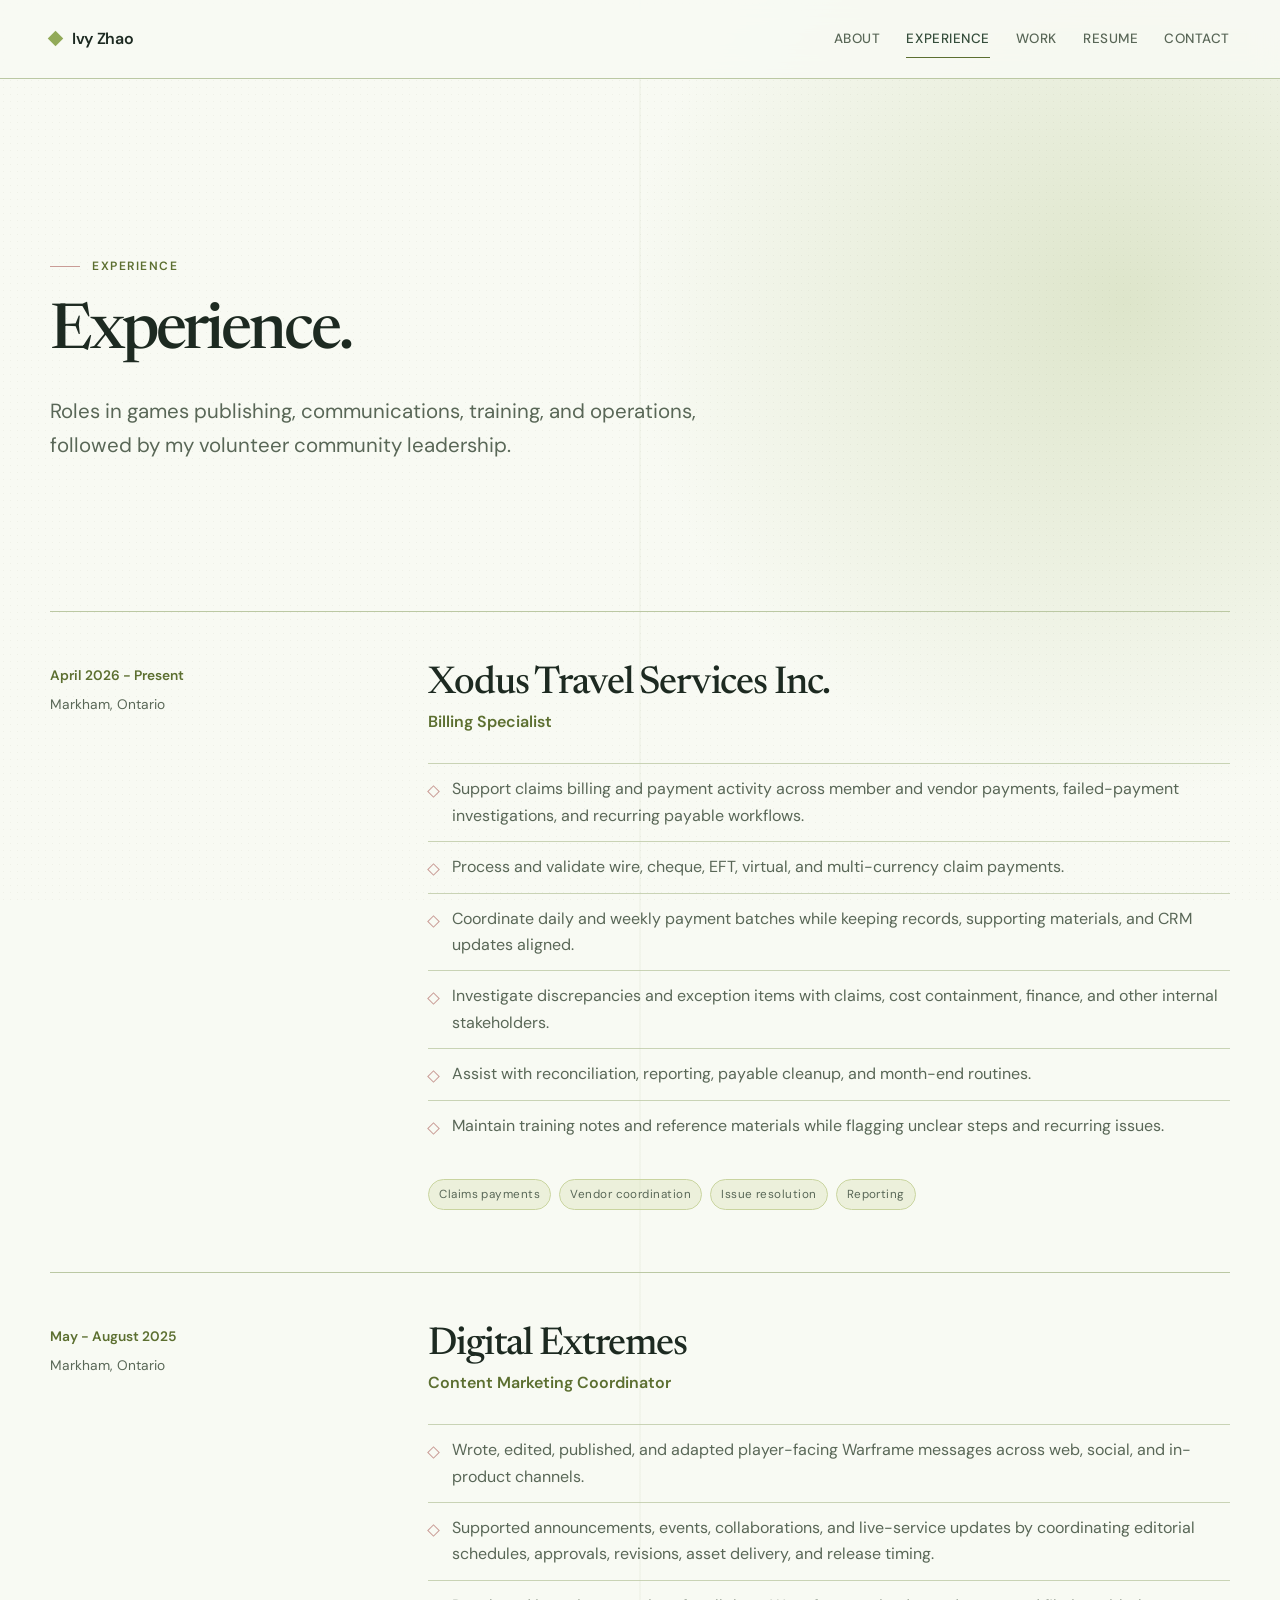
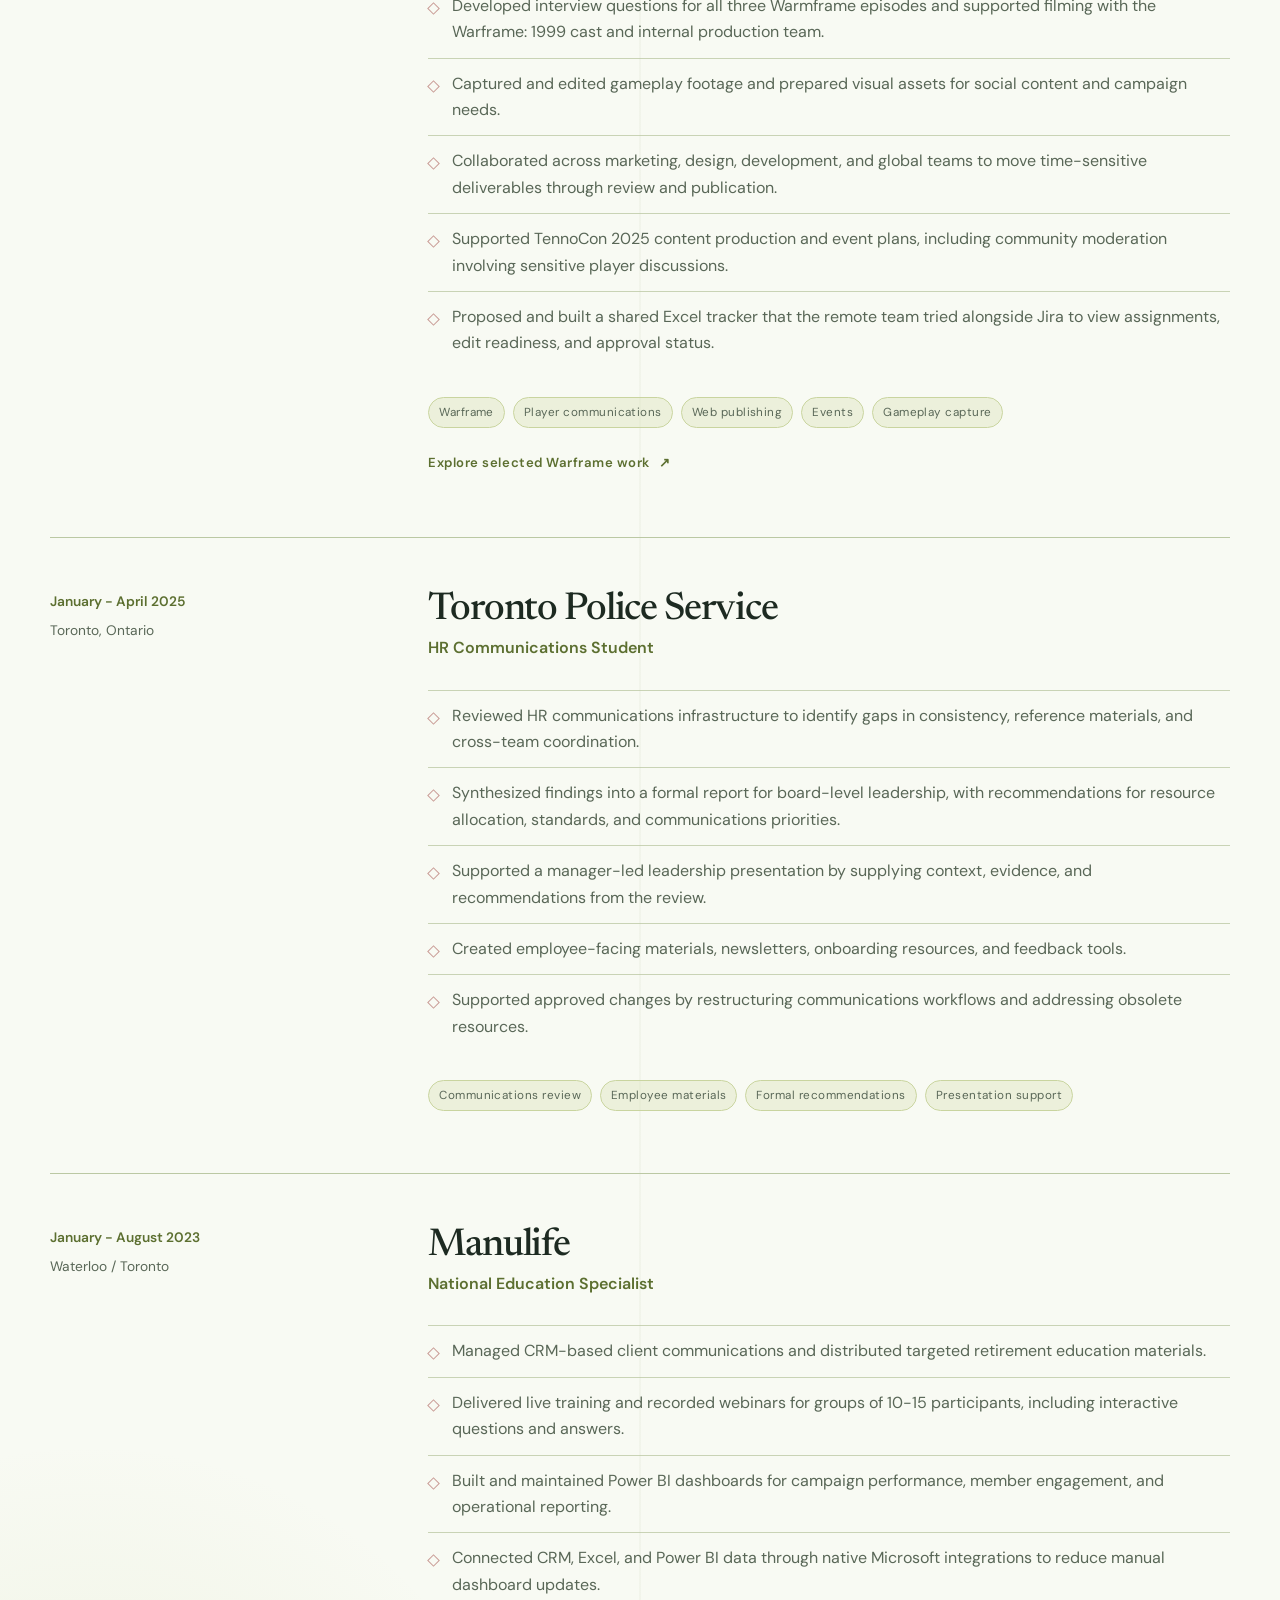
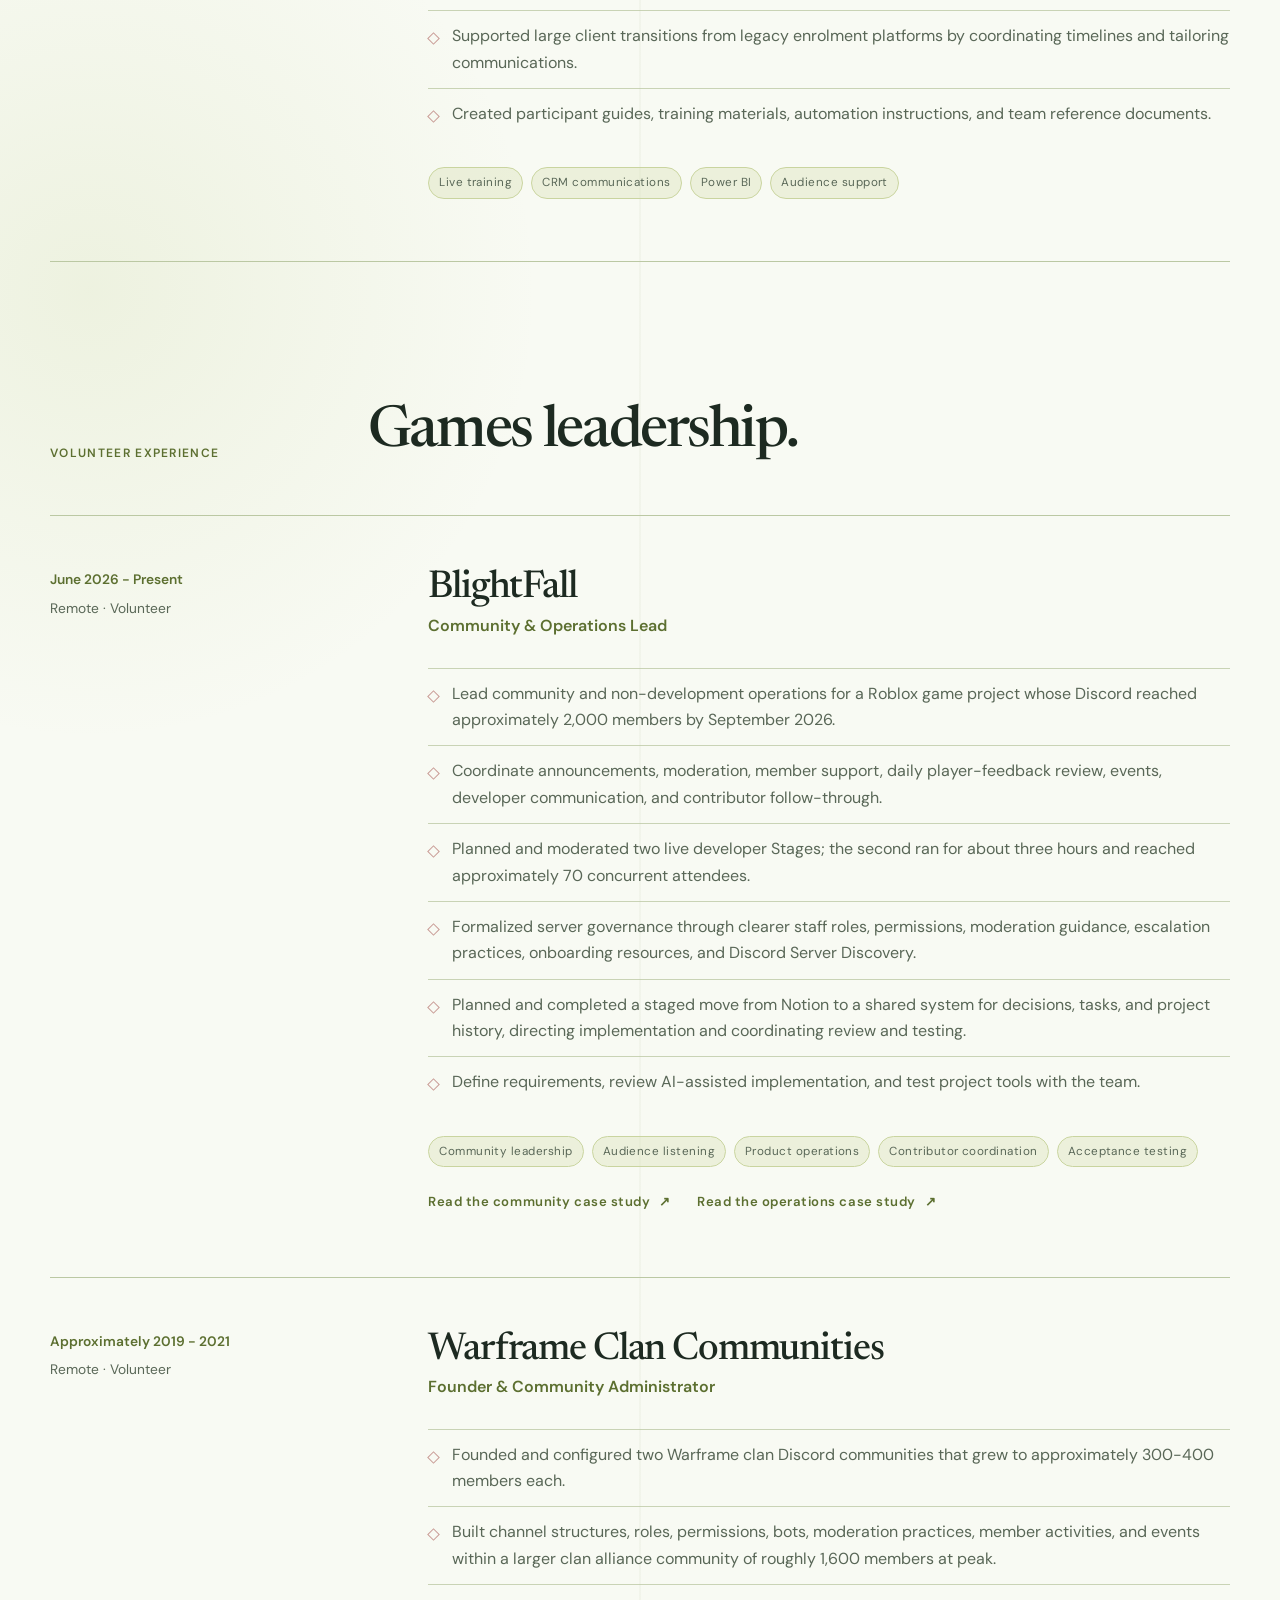
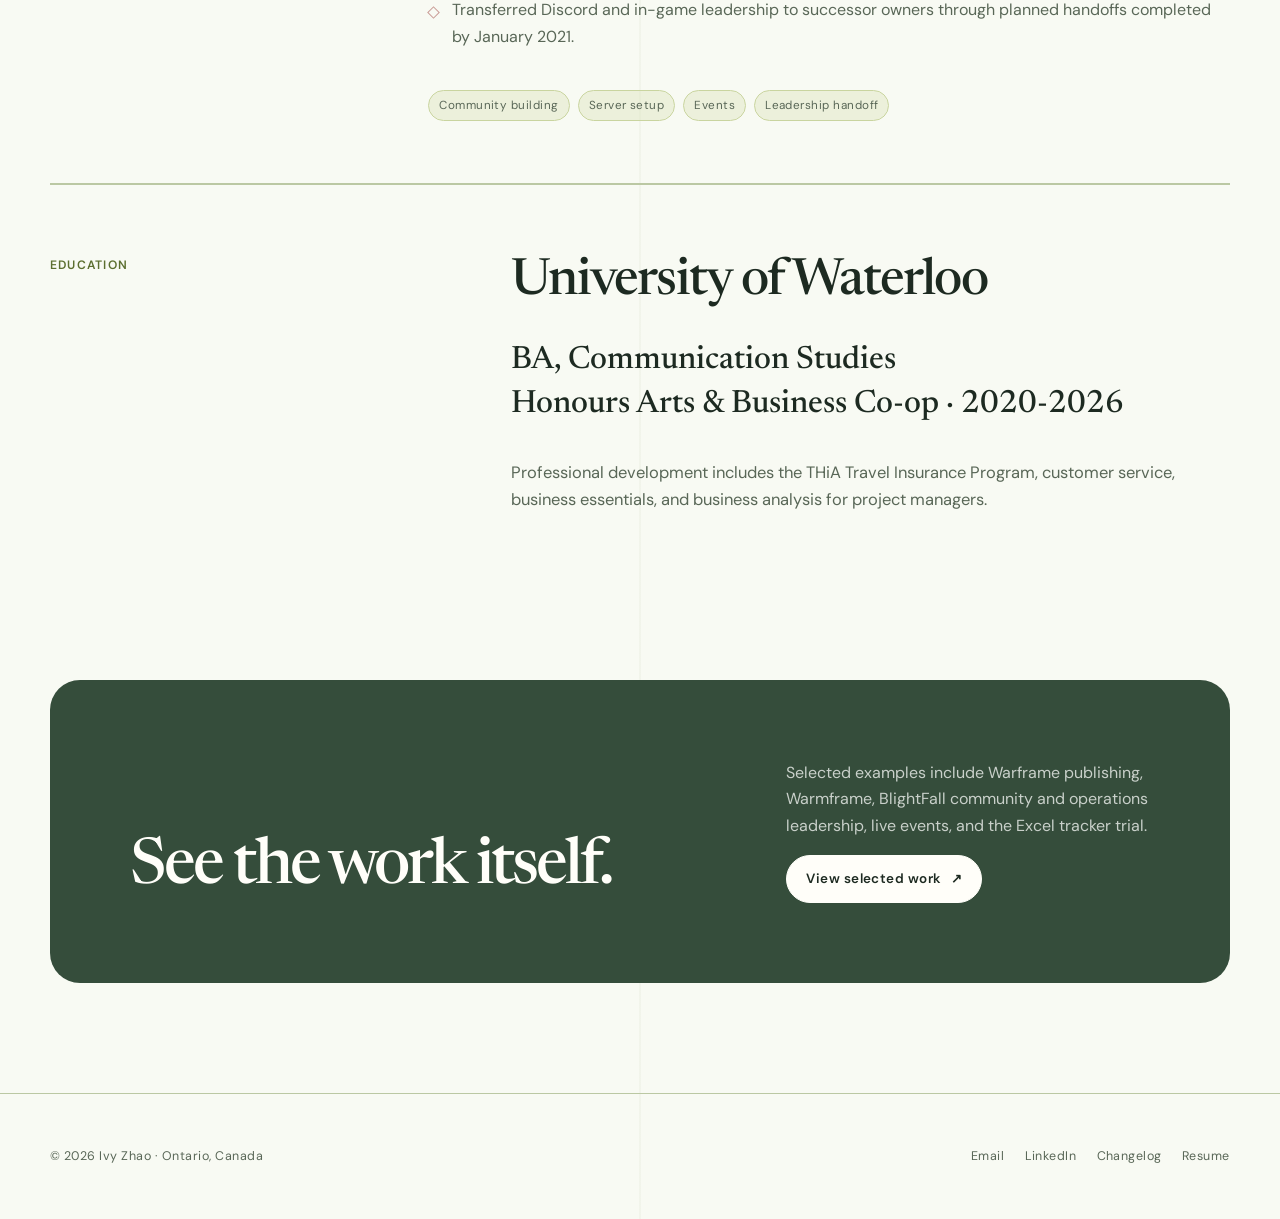
<file: experience.html>
<!doctype html>
<html lang="en">
<head>
  <!-- Google tag (gtag.js) -->
  <script async src="https://www.googletagmanager.com/gtag/js?id=G-XYHKNGK1D8"></script>
  <script>
    window.dataLayer = window.dataLayer || [];
    function gtag(){dataLayer.push(arguments);}
    gtag('js', new Date());

    gtag('config', 'G-XYHKNGK1D8');
  </script>
  <meta charset="utf-8">
  <meta name="viewport" content="width=device-width, initial-scale=1">
  <meta name="description" content="Ivy Zhao's experience in games publishing, communications, training, reporting, claims payments, and volunteer community leadership.">
  <meta name="theme-color" content="#f8faf3">
  <link rel="canonical" href="https://ivyzhao.ca/experience.html">
  <meta property="og:title" content="Experience | Ivy Zhao">
  <meta property="og:description" content="Ivy Zhao's experience in games publishing, communications, training, reporting, claims payments, and volunteer community leadership.">
  <meta property="og:type" content="website">
  <meta property="og:site_name" content="Ivy Zhao">
  <meta property="og:locale" content="en_CA">
  <meta property="og:url" content="https://ivyzhao.ca/experience.html">
  <meta property="og:image" content="https://ivyzhao.ca/assets/ivyzhao-social-preview.png">
  <meta property="og:image:width" content="1200">
  <meta property="og:image:height" content="630">
  <meta property="og:image:alt" content="ivyzhao.ca - games communications, community, and content">
  <meta name="twitter:card" content="summary_large_image">
  <meta name="twitter:title" content="Experience | Ivy Zhao">
  <meta name="twitter:description" content="Ivy Zhao's experience in games publishing, communications, training, reporting, claims payments, and volunteer community leadership.">
  <meta name="twitter:image" content="https://ivyzhao.ca/assets/ivyzhao-social-preview.png">
  <meta name="twitter:image:alt" content="ivyzhao.ca - games communications, community, and content">
  <title>Experience | Ivy Zhao</title>
  <link rel="icon" href="favicon.ico" sizes="any">
  <link rel="icon" href="assets/favicon.svg" type="image/svg+xml">
  <link rel="apple-touch-icon" href="assets/apple-touch-icon.png">
  <link rel="preload" href="assets/fonts/dm-sans-latin.woff2" as="font" type="font/woff2" crossorigin>
  <link rel="preload" href="assets/fonts/newsreader-latin.woff2" as="font" type="font/woff2" crossorigin>
  <link rel="stylesheet" href="style.css">
  <script src="script.js" defer></script>
</head>
<body>
  <a class="skip-link" href="#main">Skip to content</a>
  <header class="site-header"><div class="nav-wrap"><a class="brand" href="index.html" aria-label="Ivy Zhao, home"><span class="brand-mark" aria-hidden="true"></span>Ivy Zhao</a><button class="nav-toggle" type="button" aria-expanded="false" aria-controls="site-nav">Menu</button><nav class="site-nav" id="site-nav" aria-label="Primary navigation"><a href="about.html">About</a><a href="experience.html" aria-current="page">Experience</a><a href="projects.html">Work</a><a href="resume.html">Resume</a><a href="contact.html">Contact</a></nav></div></header>
  <main id="main" class="page-shell">
    <header class="page-header" data-reveal><p class="eyebrow">Experience</p><h1 class="page-title">Experience.</h1><p class="page-intro">Roles in games publishing, communications, training, and operations, followed by my volunteer community leadership.</p></header>

    <section class="timeline" aria-label="Professional experience">
      <article class="role" data-reveal><div class="role-meta"><p class="role-date">April 2026 - Present</p><p>Markham, Ontario</p></div><div class="role-body"><h2>Xodus Travel Services Inc.</h2><p class="role-title">Billing Specialist</p><ul><li>Support claims billing and payment activity across member and vendor payments, failed-payment investigations, and recurring payable workflows.</li><li>Process and validate wire, cheque, EFT, virtual, and multi-currency claim payments.</li><li>Coordinate daily and weekly payment batches while keeping records, supporting materials, and CRM updates aligned.</li><li>Investigate discrepancies and exception items with claims, cost containment, finance, and other internal stakeholders.</li><li>Assist with reconciliation, reporting, payable cleanup, and month-end routines.</li><li>Maintain training notes and reference materials while flagging unclear steps and recurring issues.</li></ul><div class="tags"><span class="tag">Claims payments</span><span class="tag">Vendor coordination</span><span class="tag">Issue resolution</span><span class="tag">Reporting</span></div></div></article>

      <article class="role" data-reveal><div class="role-meta"><p class="role-date">May - August 2025</p><p>Markham, Ontario</p></div><div class="role-body"><h2>Digital Extremes</h2><p class="role-title">Content Marketing Coordinator</p><ul><li>Wrote, edited, published, and adapted player-facing Warframe messages across web, social, and in-product channels.</li><li>Supported announcements, events, collaborations, and live-service updates by coordinating editorial schedules, approvals, revisions, asset delivery, and release timing.</li><li>Developed interview questions for all three Warmframe episodes and supported filming with the Warframe: 1999 cast and internal production team.</li><li>Captured and edited gameplay footage and prepared visual assets for social content and campaign needs.</li><li>Collaborated across marketing, design, development, and global teams to move time-sensitive deliverables through review and publication.</li><li>Supported TennoCon 2025 content production and event plans, including community moderation involving sensitive player discussions.</li><li>Proposed and built a shared Excel tracker that the remote team tried alongside Jira to view assignments, edit readiness, and approval status.</li></ul><div class="tags"><span class="tag">Warframe</span><span class="tag">Player communications</span><span class="tag">Web publishing</span><span class="tag">Events</span><span class="tag">Gameplay capture</span></div><a class="text-link" href="warframe-publishing-communications.html">Explore selected Warframe work</a></div></article>

      <article class="role" data-reveal><div class="role-meta"><p class="role-date">January - April 2025</p><p>Toronto, Ontario</p></div><div class="role-body"><h2>Toronto Police Service</h2><p class="role-title">HR Communications Student</p><ul><li>Reviewed HR communications infrastructure to identify gaps in consistency, reference materials, and cross-team coordination.</li><li>Synthesized findings into a formal report for board-level leadership, with recommendations for resource allocation, standards, and communications priorities.</li><li>Supported a manager-led leadership presentation by supplying context, evidence, and recommendations from the review.</li><li>Created employee-facing materials, newsletters, onboarding resources, and feedback tools.</li><li>Supported approved changes by restructuring communications workflows and addressing obsolete resources.</li></ul><div class="tags"><span class="tag">Communications review</span><span class="tag">Employee materials</span><span class="tag">Formal recommendations</span><span class="tag">Presentation support</span></div></div></article>

      <article class="role" data-reveal><div class="role-meta"><p class="role-date">January - August 2023</p><p>Waterloo / Toronto</p></div><div class="role-body"><h2>Manulife</h2><p class="role-title">National Education Specialist</p><ul><li>Managed CRM-based client communications and distributed targeted retirement education materials.</li><li>Delivered live training and recorded webinars for groups of 10-15 participants, including interactive questions and answers.</li><li>Built and maintained Power BI dashboards for campaign performance, member engagement, and operational reporting.</li><li>Connected CRM, Excel, and Power BI data through native Microsoft integrations to reduce manual dashboard updates.</li><li>Supported large client transitions from legacy enrolment platforms by coordinating timelines and tailoring communications.</li><li>Created participant guides, training materials, automation instructions, and team reference documents.</li></ul><div class="tags"><span class="tag">Live training</span><span class="tag">CRM communications</span><span class="tag">Power BI</span><span class="tag">Audience support</span></div></div></article>
    </section>

    <section class="section" aria-labelledby="community-experience-heading">
      <div class="section-head" data-reveal><p class="section-kicker">Volunteer experience</p><h2 id="community-experience-heading">Games leadership.</h2></div>
      <div class="timeline community-timeline">
        <article class="role" data-reveal><div class="role-meta"><p class="role-date">June 2026 - Present</p><p>Remote &middot; Volunteer</p></div><div class="role-body"><h2>BlightFall</h2><p class="role-title">Community &amp; Operations Lead</p><ul><li>Lead community and non-development operations for a Roblox game project whose Discord reached approximately 2,000 members by September 2026.</li><li>Coordinate announcements, moderation, member support, daily player-feedback review, events, developer communication, and contributor follow-through.</li><li>Planned and moderated two live developer Stages; the second ran for about three hours and reached approximately 70 concurrent attendees.</li><li>Formalized server governance through clearer staff roles, permissions, moderation guidance, escalation practices, onboarding resources, and Discord Server Discovery.</li><li>Planned and completed a staged move from Notion to a shared system for decisions, tasks, and project history, directing implementation and coordinating review and testing.</li><li>Define requirements, review AI-assisted implementation, and test project tools with the team.</li></ul><div class="tags"><span class="tag">Community leadership</span><span class="tag">Audience listening</span><span class="tag">Product operations</span><span class="tag">Contributor coordination</span><span class="tag">Acceptance testing</span></div><a class="text-link" href="community-leadership.html">Read the community case study</a><a class="text-link" href="blightfall-operations.html">Read the operations case study</a></div></article>
        <article class="role" data-reveal><div class="role-meta"><p class="role-date">Approximately 2019 - 2021</p><p>Remote &middot; Volunteer</p></div><div class="role-body"><h2>Warframe Clan Communities</h2><p class="role-title">Founder &amp; Community Administrator</p><ul><li>Founded and configured two Warframe clan Discord communities that grew to approximately 300-400 members each.</li><li>Built channel structures, roles, permissions, bots, moderation practices, member activities, and events within a larger clan alliance community of roughly 1,600 members at peak.</li><li>Transferred Discord and in-game leadership to successor owners through planned handoffs completed by January 2021.</li></ul><div class="tags"><span class="tag">Community building</span><span class="tag">Server setup</span><span class="tag">Events</span><span class="tag">Leadership handoff</span></div></div></article>
      </div>
    </section>
    <section class="split-layout section" data-reveal><p class="sticky-label">Education</p><div class="prose"><h2>University of Waterloo</h2><p class="lead">BA, Communication Studies<br>Honours Arts &amp; Business Co-op &middot; 2020-2026</p><p>Professional development includes the THiA Travel Insurance Program, customer service, business essentials, and business analysis for project managers.</p></div></section>
    <section class="cta-band" data-reveal><h2>See the work itself.</h2><div><p>Selected examples include Warframe publishing, Warmframe, BlightFall community and operations leadership, live events, and the Excel tracker trial.</p><a class="button" href="projects.html">View selected work <span aria-hidden="true">&#8599;</span></a></div></section>
  </main>
  <footer class="site-footer-wrap"><div class="site-footer"><span>&copy; <span data-year></span> Ivy Zhao &middot; Ontario, Canada</span><div class="footer-links"><a href="mailto:ivy.zhao.career@gmail.com">Email</a><a href="https://www.linkedin.com/in/ivyzhao02" target="_blank" rel="noopener noreferrer">LinkedIn</a><a href="changelog.html">Changelog</a><a href="resume.html">Resume</a></div></div></footer>
</body>
</html>
</file>
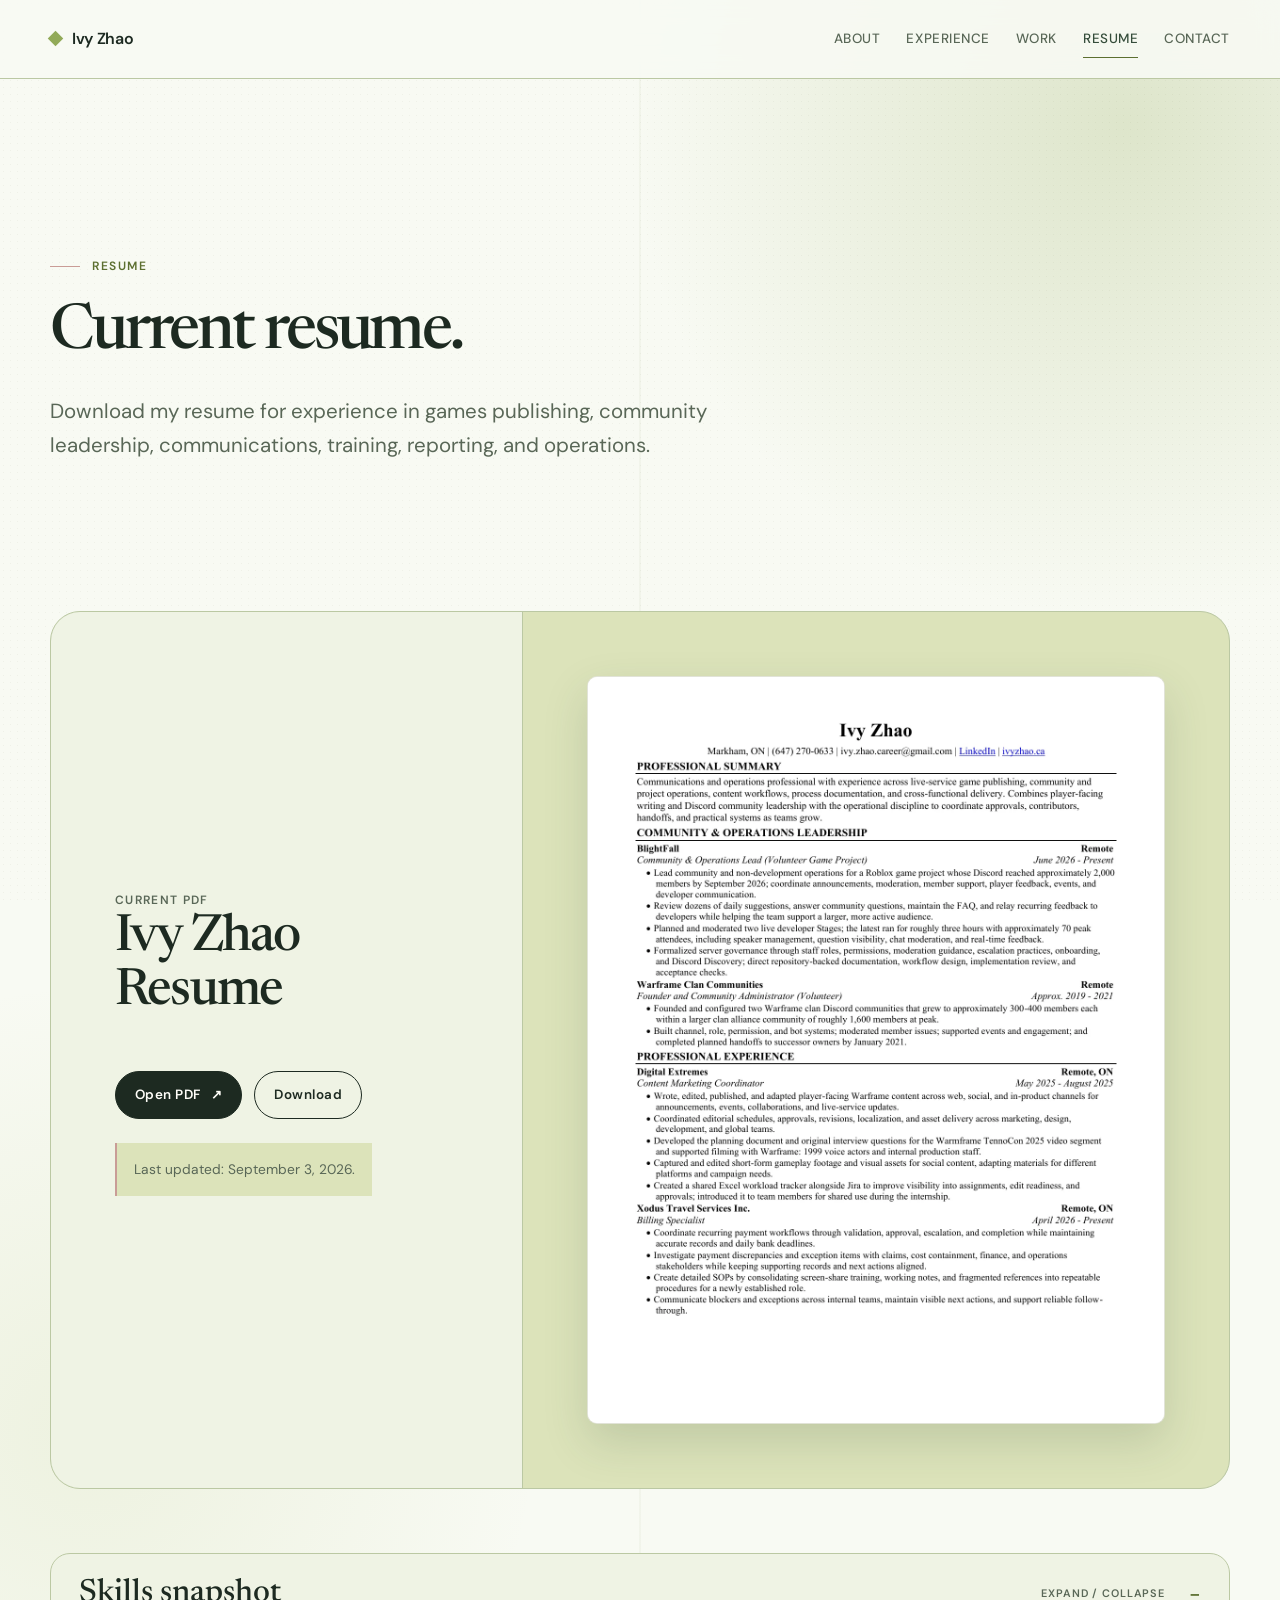
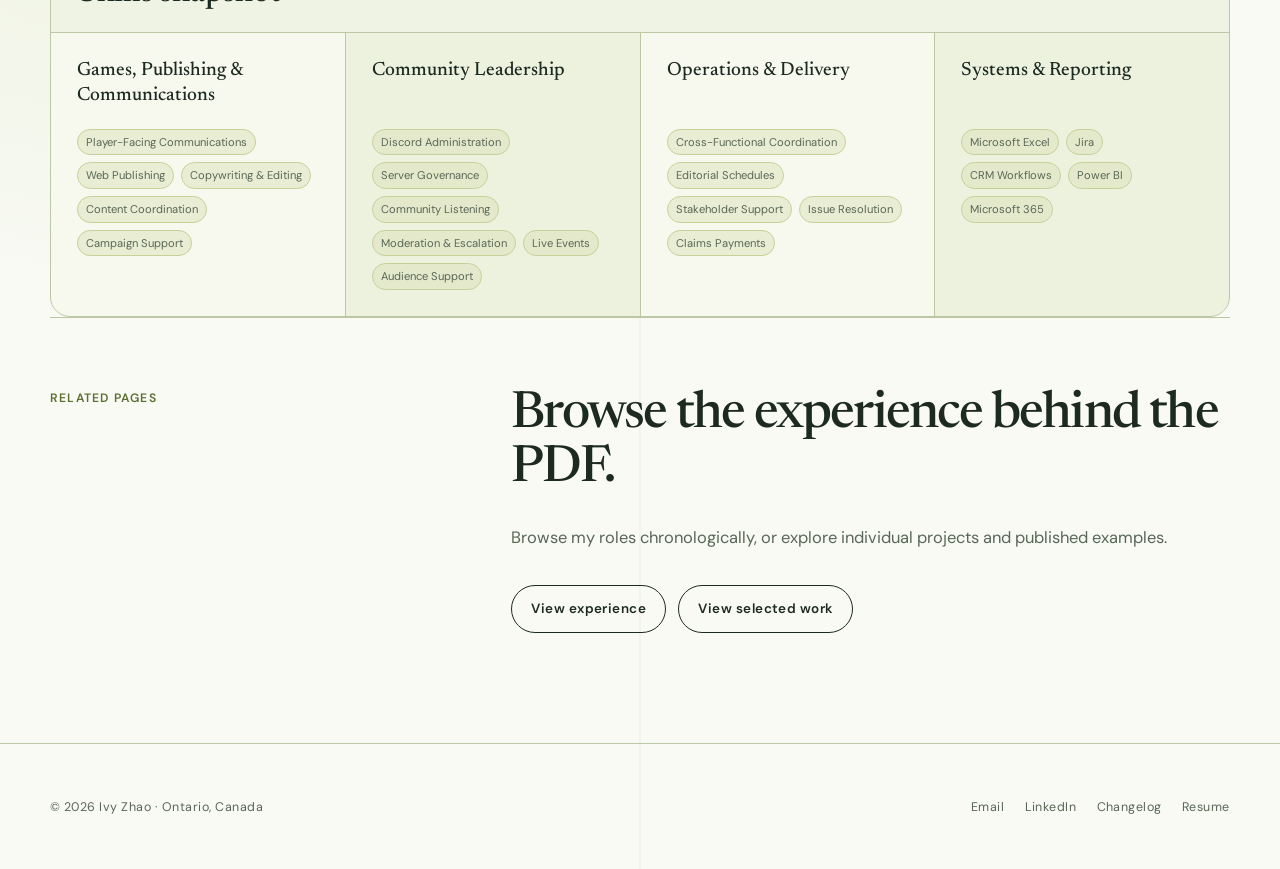
<file: resume.html>
<!doctype html>
<html lang="en">
<head>
  <!-- Google tag (gtag.js) -->
  <script async src="https://www.googletagmanager.com/gtag/js?id=G-XYHKNGK1D8"></script>
  <script>
    window.dataLayer = window.dataLayer || [];
    function gtag(){dataLayer.push(arguments);}
    gtag('js', new Date());

    gtag('config', 'G-XYHKNGK1D8');
  </script>
  <meta charset="utf-8">
  <meta name="viewport" content="width=device-width, initial-scale=1">
  <meta name="description" content="Download Ivy Zhao's current resume and browse skills in games publishing, community leadership, communications, reporting, and operations.">
  <meta name="theme-color" content="#f8faf3">
  <link rel="canonical" href="https://ivyzhao.ca/resume.html">
  <meta property="og:title" content="Resume | Ivy Zhao">
  <meta property="og:description" content="Download Ivy Zhao's current resume and browse skills in games publishing, community leadership, communications, reporting, and operations.">
  <meta property="og:type" content="website">
  <meta property="og:site_name" content="Ivy Zhao">
  <meta property="og:locale" content="en_CA">
  <meta property="og:url" content="https://ivyzhao.ca/resume.html">
  <meta property="og:image" content="https://ivyzhao.ca/assets/ivyzhao-social-preview.png">
  <meta property="og:image:width" content="1200">
  <meta property="og:image:height" content="630">
  <meta property="og:image:alt" content="ivyzhao.ca - games communications, community, and content">
  <meta name="twitter:card" content="summary_large_image">
  <meta name="twitter:title" content="Resume | Ivy Zhao">
  <meta name="twitter:description" content="Download Ivy Zhao's current resume and browse skills in games publishing, community leadership, communications, reporting, and operations.">
  <meta name="twitter:image" content="https://ivyzhao.ca/assets/ivyzhao-social-preview.png">
  <meta name="twitter:image:alt" content="ivyzhao.ca - games communications, community, and content">
  <title>Resume | Ivy Zhao</title>
  <link rel="icon" href="favicon.ico" sizes="any">
  <link rel="icon" href="assets/favicon.svg" type="image/svg+xml">
  <link rel="apple-touch-icon" href="assets/apple-touch-icon.png">
  <link rel="preload" href="assets/fonts/dm-sans-latin.woff2" as="font" type="font/woff2" crossorigin>
  <link rel="preload" href="assets/fonts/newsreader-latin.woff2" as="font" type="font/woff2" crossorigin>
  <link rel="stylesheet" href="style.css">
  <script src="script.js" defer></script>
</head>
<body>
  <a class="skip-link" href="#main">Skip to content</a>
  <header class="site-header"><div class="nav-wrap"><a class="brand" href="index.html" aria-label="Ivy Zhao, home"><span class="brand-mark" aria-hidden="true"></span>Ivy Zhao</a><button class="nav-toggle" type="button" aria-expanded="false" aria-controls="site-nav">Menu</button><nav class="site-nav" id="site-nav" aria-label="Primary navigation"><a href="about.html">About</a><a href="experience.html">Experience</a><a href="projects.html">Work</a><a href="resume.html" aria-current="page">Resume</a><a href="contact.html">Contact</a></nav></div></header>
  <main id="main" class="page-shell">
    <header class="page-header" data-reveal><p class="eyebrow">Resume</p><h1 class="page-title">Current resume.</h1><p class="page-intro">Download my resume for experience in games publishing, community leadership, communications, training, reporting, and operations.</p></header>

    <section class="resume-panel" data-reveal>
      <div class="resume-copy"><p class="section-kicker">Current PDF</p><h2>Ivy Zhao<br>Resume</h2><div class="button-row"><a class="button" href="assets/ivy-zhao-resume.pdf" target="_blank" rel="noopener">Open PDF <span aria-hidden="true">&#8599;</span></a><a class="button secondary" href="assets/ivy-zhao-resume.pdf" download>Download</a></div><p class="resume-note">Last updated: September 3, 2026.</p></div>
      <div class="resume-preview"><a class="resume-preview-link" href="assets/ivy-zhao-resume.pdf" target="_blank" rel="noopener" aria-label="Open Ivy Zhao's resume PDF"><img class="resume-image" src="assets/ivy-zhao-resume-page-1.webp" alt="Preview of the first page of Ivy Zhao's resume" width="1224" height="1584"></a></div>
    </section>

    <details class="skills-snapshot" open data-reveal>
      <summary><span>Skills snapshot</span><span class="summary-hint">Expand / collapse</span></summary>
      <div class="skills-grid">
        <section class="skill-group"><h2>Games, Publishing &amp; Communications</h2><div class="skill-chips"><span>Player-Facing Communications</span><span>Web Publishing</span><span>Copywriting &amp; Editing</span><span>Content Coordination</span><span>Campaign Support</span></div></section>
        <section class="skill-group"><h2>Community Leadership</h2><div class="skill-chips"><span>Discord Administration</span><span>Server Governance</span><span>Community Listening</span><span>Moderation &amp; Escalation</span><span>Live Events</span><span>Audience Support</span></div></section>
        <section class="skill-group"><h2>Operations &amp; Delivery</h2><div class="skill-chips"><span>Cross-Functional Coordination</span><span>Editorial Schedules</span><span>Stakeholder Support</span><span>Issue Resolution</span><span>Claims Payments</span></div></section>
        <section class="skill-group"><h2>Systems &amp; Reporting</h2><div class="skill-chips"><span>Microsoft Excel</span><span>Jira</span><span>CRM Workflows</span><span>Power BI</span><span>Microsoft 365</span></div></section>
      </div>
    </details>

    <section class="split-layout section" data-reveal><p class="sticky-label">Related pages</p><div class="prose"><h2>Browse the experience behind the PDF.</h2><p>Browse my roles chronologically, or explore individual projects and published examples.</p><div class="button-row"><a class="button secondary" href="experience.html">View experience</a><a class="button secondary" href="projects.html">View selected work</a></div></div></section>
  </main>
  <footer class="site-footer-wrap"><div class="site-footer"><span>&copy; <span data-year></span> Ivy Zhao &middot; Ontario, Canada</span><div class="footer-links"><a href="mailto:ivy.zhao.career@gmail.com">Email</a><a href="https://www.linkedin.com/in/ivyzhao02" target="_blank" rel="noopener noreferrer">LinkedIn</a><a href="changelog.html">Changelog</a><a href="resume.html">Resume</a></div></div></footer>
</body>
</html>
</file>
<file: style.css>
@font-face {
  font-family: "DM Sans";
  font-style: normal;
  font-weight: 400 600;
  font-display: swap;
  src: url("assets/fonts/dm-sans-latin.woff2") format("woff2");
}

@font-face {
  font-family: "Newsreader";
  font-style: normal;
  font-weight: 500 600;
  font-display: swap;
  src: url("assets/fonts/newsreader-latin.woff2") format("woff2");
}

:root {
  --paper: #f8faf3;
  --paper-deep: #e7edd8;
  --ink: #1d2a21;
  --muted: #596757;
  --line: #bbc8a3;
  --accent: #5c6f30;
  --accent-dark: #354d3b;
  --accent-bright: #92aa58;
  --accent-soft: #dce3ba;
  --accent-pale: #eff3e4;
  --blush: #c99c96;
  --blush-soft: #f3e5e2;
  --white: #fffef9;
  --serif: "Newsreader", Georgia, serif;
  --sans: "DM Sans", "Segoe UI", sans-serif;
  --content: 1180px;
  --radius-small: 10px;
  --radius: 20px;
  --radius-large: 30px;
}

* {
  box-sizing: border-box;
}

html {
  scroll-behavior: smooth;
}

body {
  margin: 0;
  color: var(--ink);
  background:
    radial-gradient(circle at 88% 5%, rgba(146, 170, 88, 0.26), transparent 31rem),
    radial-gradient(circle at 7% 58%, rgba(182, 199, 123, 0.16), transparent 28rem),
    linear-gradient(90deg, transparent 49.9%, rgba(107, 127, 58, 0.075) 50%, transparent 50.1%),
    var(--paper);
  font-family: var(--sans);
  font-size: 16px;
  line-height: 1.65;
  -webkit-font-smoothing: antialiased;
}

body::before {
  content: "";
  position: fixed;
  inset: 0;
  z-index: -1;
  pointer-events: none;
  opacity: 0.4;
  background-image: radial-gradient(rgba(69, 88, 38, 0.13) 0.6px, transparent 0.6px);
  background-size: 7px 7px;
}

::selection {
  color: var(--ink);
  background: var(--blush-soft);
}

a {
  color: inherit;
  text-decoration-thickness: 1px;
  text-underline-offset: 0.2em;
}

img {
  max-width: 100%;
  display: block;
}

button,
a {
  -webkit-tap-highlight-color: transparent;
}

:focus-visible {
  outline: 2px solid var(--accent);
  outline-offset: 4px;
}

.visually-hidden {
  position: absolute !important;
  width: 1px !important;
  height: 1px !important;
  padding: 0 !important;
  margin: -1px !important;
  overflow: hidden !important;
  clip: rect(0, 0, 0, 0) !important;
  white-space: nowrap !important;
  border: 0 !important;
}

.skip-link {
  position: fixed;
  top: 12px;
  left: 12px;
  z-index: 100;
  padding: 9px 14px;
  color: var(--white);
  background: var(--ink);
  border-radius: var(--radius-small);
  transform: translateY(-180%);
}

.skip-link:focus {
  transform: translateY(0);
}

.site-header {
  position: sticky;
  top: 0;
  z-index: 20;
  border-bottom: 1px solid var(--line);
  background: rgba(248, 250, 243, 0.9);
  backdrop-filter: blur(14px);
}

.nav-wrap,
.site-footer,
.page-shell {
  width: min(calc(100% - 48px), var(--content));
  margin-inline: auto;
}

.nav-wrap {
  min-height: 78px;
  display: flex;
  align-items: center;
  justify-content: space-between;
  gap: 32px;
}

.brand {
  display: inline-flex;
  align-items: center;
  gap: 11px;
  font-weight: 600;
  text-decoration: none;
  letter-spacing: -0.02em;
}

.brand-mark {
  width: 11px;
  height: 11px;
  background: var(--accent-bright);
  transform: rotate(45deg);
}

.site-nav {
  display: flex;
  align-items: center;
  gap: 26px;
}

.site-nav a {
  position: relative;
  color: var(--muted);
  font-size: 0.84rem;
  font-weight: 500;
  letter-spacing: 0.04em;
  text-decoration: none;
  text-transform: uppercase;
}

.site-nav a::after {
  content: "";
  position: absolute;
  right: 0;
  bottom: -8px;
  left: 0;
  height: 1px;
  background: var(--accent);
  transform: scaleX(0);
  transform-origin: right;
  transition: transform 180ms ease;
}

.site-nav a:hover,
.site-nav a[aria-current="page"] {
  color: var(--accent-dark);
}

.site-nav a:hover::after,
.site-nav a[aria-current="page"]::after {
  transform: scaleX(1);
  transform-origin: left;
}

.nav-toggle {
  min-width: 44px;
  min-height: 44px;
  display: none;
  border: 0;
  padding: 8px 0;
  color: var(--ink);
  background: transparent;
  font: 600 0.8rem var(--sans);
  letter-spacing: 0.06em;
  text-transform: uppercase;
}

.page-shell {
  padding-block: 78px 110px;
}

.hero {
  min-height: calc(100vh - 156px);
  display: grid;
  grid-template-columns: minmax(0, 1.45fr) minmax(280px, 0.55fr);
  align-items: center;
  gap: clamp(50px, 8vw, 120px);
  padding-block: clamp(38px, 6vw, 84px);
}

.eyebrow {
  display: flex;
  align-items: center;
  gap: 12px;
  margin: 0 0 24px;
  color: var(--accent);
  font-size: 0.75rem;
  font-weight: 600;
  letter-spacing: 0.13em;
  text-transform: uppercase;
}

.eyebrow::before {
  content: "";
  width: 30px;
  height: 1px;
  background: var(--blush);
}

h1,
h2,
h3,
p {
  margin-top: 0;
}

h1,
h2,
h3 {
  font-family: var(--serif);
  font-weight: 500;
  line-height: 1.06;
}

h1 {
  max-width: 850px;
  margin-bottom: 28px;
  font-size: clamp(3.35rem, 5.8vw, 5.8rem);
  letter-spacing: -0.055em;
}

.hero h1 {
  font-size: clamp(3.2rem, 5.15vw, 5.15rem);
}

.page-title {
  max-width: 900px;
  margin-bottom: 28px;
  font-size: clamp(3rem, 4.9vw, 4.85rem);
  letter-spacing: -0.05em;
}

.hero-copy,
.page-intro {
  max-width: 700px;
  color: var(--muted);
  font-size: clamp(1.05rem, 1.6vw, 1.28rem);
  line-height: 1.65;
}

.hero-copy strong,
.page-intro strong {
  color: var(--ink);
  font-weight: 500;
}

.button-row {
  display: flex;
  flex-wrap: wrap;
  gap: 12px;
  margin-top: 34px;
}

.button {
  min-height: 48px;
  display: inline-flex;
  align-items: center;
  justify-content: center;
  gap: 10px;
  padding: 11px 19px;
  border: 1px solid var(--ink);
  border-radius: 999px;
  background: var(--ink);
  color: var(--white);
  font-size: 0.84rem;
  font-weight: 600;
  letter-spacing: 0.035em;
  text-decoration: none;
  transition: background 180ms ease, color 180ms ease, transform 180ms ease;
}

.button:hover {
  background: var(--accent-dark);
  border-color: var(--accent-dark);
  transform: translateY(-2px);
}

.button.secondary {
  color: var(--ink);
  background: transparent;
}

.button.secondary:hover {
  color: var(--white);
  background: var(--accent-dark);
}

.hero-aside {
  position: relative;
  padding: 24px 0 0 24px;
}

.hero-aside::before {
  content: "";
  position: absolute;
  top: 0;
  left: 0;
  width: 56%;
  aspect-ratio: 1;
  border-top: 1px solid var(--blush);
  border-left: 1px solid var(--blush);
}

.portrait-frame {
  position: relative;
  overflow: hidden;
  border-radius: var(--radius-large);
  aspect-ratio: 4 / 5;
  background: var(--accent-soft);
  box-shadow: 18px 18px 0 rgba(182, 199, 123, 0.35);
}

.portrait-frame img {
  width: 100%;
  height: 100%;
  object-fit: cover;
  transform: scale(1.06);
}

.aside-note {
  margin-top: 18px;
  display: flex;
  justify-content: space-between;
  gap: 16px;
  color: var(--muted);
  font-size: 0.75rem;
  letter-spacing: 0.07em;
  text-transform: uppercase;
}

.proof-strip {
  border: 1px solid var(--line);
  border-radius: var(--radius);
  overflow: hidden;
  display: grid;
  grid-template-columns: repeat(3, 1fr);
  background: var(--accent-pale);
}

.proof-item {
  min-height: 150px;
  padding: 28px;
  display: flex;
  flex-direction: column;
  justify-content: space-between;
  gap: 26px;
  background: rgba(220, 227, 186, 0.28);
}

.proof-item:nth-child(2) {
  background: rgba(182, 199, 123, 0.2);
}

.proof-item + .proof-item {
  border-left: 1px solid var(--line);
}

.proof-number {
  color: var(--accent);
  font: 500 0.74rem var(--sans);
  letter-spacing: 0.09em;
}

.proof-item p {
  margin-bottom: 0;
  font: 500 clamp(1.25rem, 2vw, 1.65rem)/1.2 var(--serif);
}

.section {
  padding-top: clamp(84px, 11vw, 150px);
}

.section-tight {
  padding-top: clamp(64px, 8vw, 105px);
}

.section-head {
  margin-bottom: 52px;
  display: grid;
  grid-template-columns: 0.5fr 1.5fr;
  gap: 30px;
  align-items: end;
}

.section-head h2 {
  max-width: 700px;
  margin: 0;
  font-size: clamp(2.5rem, 4.5vw, 4.5rem);
  letter-spacing: -0.04em;
}

.section-kicker {
  margin: 0;
  color: var(--accent);
  font-size: 0.75rem;
  font-weight: 600;
  letter-spacing: 0.11em;
  text-transform: uppercase;
}

.experience-list {
  border-top: 1px solid var(--line);
}

.experience-row {
  display: grid;
  grid-template-columns: 0.58fr 1fr 0.35fr;
  gap: 30px;
  padding: 32px 0;
  border-bottom: 1px solid var(--line);
  transition: background 180ms ease;
}

.experience-row:hover {
  background: linear-gradient(90deg, rgba(220, 227, 186, 0.38), transparent 82%);
}

.experience-row h3 {
  margin-bottom: 5px;
  font-size: 1.45rem;
}

.experience-row p {
  margin-bottom: 0;
  color: var(--muted);
}

.experience-date {
  text-align: right;
  font-size: 0.85rem;
}

.capability-grid,
.project-grid {
  display: grid;
  grid-template-columns: repeat(2, 1fr);
  gap: 1px;
  background: var(--line);
  border: 1px solid var(--line);
  border-radius: var(--radius);
  overflow: hidden;
}

.capability,
.project-card {
  padding: clamp(28px, 4vw, 48px);
  background: var(--accent-pale);
}

.capability:nth-child(2),
.capability:nth-child(3),
.project-card:nth-child(even) {
  background: #f5f8ec;
}

.capability span,
.project-number {
  display: block;
  margin-bottom: 52px;
  color: var(--accent);
  font-size: 0.75rem;
  font-weight: 600;
  letter-spacing: 0.1em;
}

.capability h3,
.project-card h2,
.project-card h3 {
  margin-bottom: 15px;
  font-size: clamp(1.75rem, 3vw, 2.45rem);
  letter-spacing: -0.025em;
}

.capability p,
.project-card p {
  max-width: 540px;
  margin-bottom: 0;
  color: var(--muted);
}

.project-card.featured {
  grid-column: span 2;
  display: grid;
  grid-template-columns: 0.75fr 1.25fr;
  gap: clamp(30px, 6vw, 90px);
}

.project-card.community-featured {
  background: #edf2df;
}

.project-card.operations-featured {
  background: #e5edd0;
}

.supporting-projects .project-card:last-child {
  grid-column: span 2;
}

.text-link {
  display: inline-flex;
  align-items: center;
  gap: 9px;
  margin-top: 24px;
  color: var(--accent);
  font-size: 0.82rem;
  font-weight: 600;
  letter-spacing: 0.04em;
  text-decoration: none;
}

.text-link::after {
  content: "↗";
  transition: transform 180ms ease;
}

.text-link:hover::after {
  color: var(--blush);
  transform: translate(3px, -3px);
}

.role-body > .text-link + .text-link {
  margin-left: 26px;
}

.cta-band {
  margin-top: clamp(84px, 12vw, 150px);
  padding: clamp(42px, 7vw, 80px);
  color: var(--white);
  background: var(--accent-dark);
  border-radius: var(--radius-large);
  display: grid;
  grid-template-columns: 1.25fr 0.75fr;
  align-items: end;
  gap: 50px;
}

.cta-band h2 {
  margin: 0;
  font-size: clamp(2.5rem, 5vw, 4.8rem);
  letter-spacing: -0.045em;
}

.cta-band p {
  color: #c9d0ca;
}

.cta-band .button {
  color: var(--ink);
  background: var(--white);
  border-color: var(--white);
}

.page-header {
  max-width: 980px;
  padding: clamp(44px, 8vw, 100px) 0 clamp(70px, 10vw, 130px);
}

.split-layout {
  display: grid;
  grid-template-columns: 0.65fr 1.35fr;
  gap: clamp(45px, 9vw, 130px);
  padding-top: 70px;
  border-top: 1px solid var(--line);
}

.sticky-label {
  position: sticky;
  top: 120px;
  align-self: start;
  color: var(--accent);
  font-size: 0.76rem;
  font-weight: 600;
  letter-spacing: 0.1em;
  text-transform: uppercase;
}

.prose h2 {
  margin-bottom: 28px;
  font-size: clamp(2.2rem, 4vw, 3.7rem);
  letter-spacing: -0.035em;
}

.prose h3 {
  margin: 48px 0 12px;
  font-size: 1.55rem;
}

.prose p {
  max-width: 760px;
  color: var(--muted);
  font-size: 1.03rem;
}

.prose .lead {
  color: var(--ink);
  font: 500 clamp(1.45rem, 2.5vw, 2rem)/1.4 var(--serif);
}

.case-note {
  padding-left: 18px;
  border-left: 2px solid var(--blush);
}

.compact-list {
  max-width: 760px;
  margin-top: 26px;
  margin-bottom: 38px;
  display: flex;
  flex-wrap: wrap;
  gap: 8px;
}

.compact-list span {
  padding: 8px 11px;
  border: 1px solid #c5d198;
  border-radius: 999px;
  background: rgba(220, 227, 186, 0.52);
  color: var(--muted);
  font-size: 0.78rem;
  line-height: 1.3;
}

.about-note-grid {
  display: grid;
  grid-template-columns: repeat(2, minmax(0, 1fr));
  gap: 1px;
  border: 1px solid var(--line);
  border-radius: var(--radius);
  overflow: hidden;
  background: var(--line);
}

.about-note {
  padding: clamp(30px, 4vw, 48px);
  background: var(--accent-pale);
}

.about-note:nth-child(2) {
  background: #f5f8ec;
}

.about-note .project-number {
  margin-bottom: 34px;
}

.about-note h3 {
  margin-bottom: 16px;
  font-size: clamp(1.75rem, 3vw, 2.45rem);
  letter-spacing: -0.025em;
}

.about-note p:last-child {
  margin-bottom: 0;
  color: var(--muted);
}

.timeline {
  border-top: 1px solid var(--line);
}

.role {
  display: grid;
  grid-template-columns: 0.36fr 1fr;
  gap: clamp(32px, 7vw, 90px);
  padding: 52px 0 62px;
  border-bottom: 1px solid var(--line);
}

.role-meta p {
  margin-bottom: 6px;
  color: var(--muted);
  font-size: 0.86rem;
}

.role-meta .role-date {
  color: var(--accent);
  font-weight: 600;
}

.role-body h2 {
  margin-bottom: 4px;
  font-size: clamp(2rem, 3vw, 2.8rem);
  letter-spacing: -0.03em;
}

.role-title {
  margin-bottom: 28px;
  color: var(--accent);
  font-weight: 600;
}

.role-body ul {
  margin: 0;
  padding: 0;
  list-style: none;
}

.role-body li {
  position: relative;
  padding: 12px 0 12px 24px;
  border-top: 1px solid rgba(187, 200, 163, 0.78);
  color: var(--muted);
}

.role-body li::before {
  content: "";
  position: absolute;
  top: 23px;
  left: 1px;
  width: 7px;
  height: 7px;
  border: 1px solid var(--blush);
  transform: rotate(45deg);
}

.tags {
  margin-top: 28px;
  display: flex;
  flex-wrap: wrap;
  gap: 8px;
}

.tag {
  padding: 5px 10px;
  border: 1px solid #c9d49f;
  border-radius: 999px;
  background: rgba(220, 227, 186, 0.42);
  color: var(--muted);
  font-size: 0.73rem;
  letter-spacing: 0.04em;
}

.status {
  display: inline-flex;
  align-items: center;
  gap: 8px;
  margin-bottom: 20px;
  color: var(--accent);
  font-size: 0.73rem;
  font-weight: 600;
  letter-spacing: 0.08em;
  text-transform: uppercase;
}

.status::before {
  content: "";
  width: 7px;
  height: 7px;
  border-radius: 50%;
  background: var(--blush);
}

.project-detail {
  min-height: 100%;
  display: flex;
  flex-direction: column;
}

.project-detail .text-link {
  margin-top: auto;
  padding-top: 30px;
}

.artifact-section {
  padding: clamp(34px, 6vw, 70px);
  border: 1px solid var(--line);
  border-radius: var(--radius-large);
  background: rgba(239, 243, 228, 0.78);
}

.artifact-section .section-head {
  margin-bottom: 36px;
}

.artifact-section .section-head h2 {
  font-size: clamp(2.25rem, 4vw, 3.8rem);
}

.artifact-grid {
  display: grid;
  grid-template-columns: repeat(3, minmax(0, 1fr));
  gap: 1px;
  border: 1px solid var(--line);
  background: var(--line);
  border-radius: var(--radius);
  overflow: hidden;
}

.artifact-card {
  min-width: 0;
  padding: clamp(24px, 3vw, 34px);
  background: var(--white);
}

.artifact-card:nth-child(2) {
  background: #f2f6e8;
}

.artifact-card h3 {
  margin-bottom: 14px;
  font-size: clamp(1.55rem, 2.4vw, 2rem);
  letter-spacing: -0.02em;
}

.artifact-card p {
  color: var(--muted);
}

.artifact-card .artifact-type {
  margin-bottom: 30px;
  color: var(--accent);
  font-size: 0.7rem;
  font-weight: 600;
  letter-spacing: 0.1em;
  text-transform: uppercase;
}

.artifact-links {
  margin-top: 24px;
  display: flex;
  flex-direction: column;
  gap: 9px;
}

.artifact-links a {
  color: var(--accent-dark);
  font-size: 0.8rem;
  font-weight: 600;
  text-decoration-color: var(--blush);
}

.media-showcase .section-head {
  align-items: start;
}

.media-intro {
  max-width: 680px;
  margin: 18px 0 0;
  color: var(--muted);
}

.media-grid {
  display: grid;
  grid-template-columns: repeat(3, minmax(0, 1fr));
  gap: clamp(18px, 2.5vw, 30px);
}

.media-card {
  position: relative;
  min-width: 0;
  padding: 10px;
  border: 1px solid var(--blush);
  border-radius: calc(var(--radius) + 4px);
  background: var(--blush-soft);
  box-shadow: 8px 8px 0 rgba(220, 227, 186, 0.72);
}

.media-card::before,
.media-card::after {
  content: "";
  position: absolute;
  z-index: 1;
  width: 8px;
  height: 8px;
  border: 2px solid var(--paper);
  border-radius: 50%;
  background: var(--accent-bright);
}

.media-card::before {
  top: 15px;
  left: 15px;
}

.media-card::after {
  right: 15px;
  bottom: 15px;
  background: var(--blush);
}

.video-frame {
  position: relative;
  overflow: hidden;
  aspect-ratio: 16 / 9;
  border-radius: calc(var(--radius) - 4px);
  background: var(--accent-dark);
}

.video-frame iframe,
.video-poster {
  position: absolute;
  inset: 0;
  width: 100%;
  height: 100%;
  border: 0;
}

.video-poster {
  padding: 0;
  cursor: pointer;
  background: var(--accent-dark);
}

.video-poster img {
  width: 100%;
  height: 100%;
  object-fit: cover;
  transition: transform 220ms ease, filter 220ms ease;
}

.video-poster:hover img {
  filter: saturate(1.08) brightness(0.86);
  transform: scale(1.025);
}

.play-badge {
  position: absolute;
  top: 50%;
  left: 50%;
  min-width: 64px;
  min-height: 44px;
  display: grid;
  place-items: center;
  padding: 8px 15px;
  border: 2px solid var(--white);
  border-radius: 999px;
  color: var(--ink);
  background: var(--blush-soft);
  box-shadow: 0 7px 20px rgba(29, 42, 33, 0.22);
  font: 600 0.75rem var(--sans);
  letter-spacing: 0.06em;
  text-transform: uppercase;
  transform: translate(-50%, -50%);
}

.media-caption {
  padding: 22px 14px 14px;
}

.media-caption .media-label {
  margin-bottom: 11px;
  color: var(--accent);
  font-size: 0.68rem;
  font-weight: 600;
  letter-spacing: 0.11em;
  text-transform: uppercase;
}

.media-caption h3 {
  min-height: 2.2em;
  margin-bottom: 18px;
  font-size: clamp(1.35rem, 2vw, 1.75rem);
}

.media-caption a {
  position: relative;
  z-index: 2;
  color: var(--accent-dark);
  font-size: 0.78rem;
  font-weight: 600;
  text-decoration-color: var(--blush);
}

.metric-grid {
  margin: 0;
  display: grid;
  grid-template-columns: repeat(4, minmax(0, 1fr));
  gap: 1px;
  border: 1px solid var(--line);
  background: var(--line);
  border-radius: var(--radius);
  overflow: hidden;
}

.metric {
  min-width: 0;
  padding: clamp(24px, 3.5vw, 40px);
  background: var(--accent-pale);
}

.metric:nth-child(even) {
  background: #f5f8ec;
}

.metric dt {
  margin-bottom: 30px;
  color: var(--accent);
  font-size: 0.7rem;
  font-weight: 600;
  letter-spacing: 0.1em;
  text-transform: uppercase;
}

.metric dd {
  margin: 0;
}

.metric-value {
  color: var(--ink);
  font: 500 clamp(1.65rem, 2.8vw, 2.35rem)/1.05 var(--serif);
  letter-spacing: -0.025em;
}

.metric .metric-note {
  margin-top: 12px;
  color: var(--muted);
  font-size: 0.78rem;
  line-height: 1.45;
}

.case-visual {
  margin: clamp(70px, 10vw, 120px) 0 0;
  padding: clamp(30px, 5vw, 58px);
  border: 1px solid var(--line);
  border-radius: var(--radius-large);
  background:
    radial-gradient(circle at 92% 5%, rgba(146, 170, 88, 0.28), transparent 20rem),
    rgba(239, 243, 228, 0.82);
}

.operations-flow {
  background:
    radial-gradient(circle at 8% 95%, rgba(201, 156, 150, 0.13), transparent 18rem),
    rgba(231, 237, 216, 0.82);
}

.case-visual-heading {
  max-width: 760px;
  margin-bottom: 42px;
}

.case-visual-heading h2 {
  margin: 12px 0 0;
  font-size: clamp(2.15rem, 4vw, 3.7rem);
  letter-spacing: -0.035em;
}

.case-flow {
  display: grid;
  grid-template-columns: repeat(4, minmax(0, 1fr));
  gap: 1px;
  border: 1px solid var(--line);
  border-radius: var(--radius);
  overflow: hidden;
  background: var(--line);
}

.flow-step {
  min-width: 0;
  padding: clamp(22px, 3vw, 34px);
  background: var(--white);
}

.flow-step:nth-child(even) {
  background: #f4f7e9;
}

.flow-step span {
  display: inline-flex;
  width: 30px;
  height: 30px;
  margin-bottom: 34px;
  border: 1px solid var(--blush);
  border-radius: 50%;
  align-items: center;
  justify-content: center;
  color: var(--accent);
  font-size: 0.68rem;
  font-weight: 600;
}

.flow-step h3 {
  margin-bottom: 12px;
  font-size: clamp(1.45rem, 2.2vw, 1.9rem);
}

.flow-step p {
  margin-bottom: 0;
  color: var(--muted);
  font-size: 0.86rem;
  line-height: 1.55;
}

.case-visual figcaption {
  max-width: 760px;
  margin-top: 24px;
  color: var(--muted);
  font-size: 0.86rem;
}

.coming-soon {
  margin-top: 70px;
  padding: 32px;
  border: 1px dashed var(--line);
  display: grid;
  grid-template-columns: 0.65fr 1.35fr;
  gap: 30px;
  background: rgba(231, 237, 216, 0.55);
}

.coming-soon h2 {
  margin: 0;
  font-size: 2rem;
}

.coming-soon p {
  margin: 0;
  color: var(--muted);
}

.changelog-list {
  border-top: 1px solid var(--line);
}

.changelog-entry {
  padding: clamp(30px, 5vw, 56px) 0;
  border-bottom: 1px solid var(--line);
  display: grid;
  grid-template-columns: 0.45fr 1.55fr;
  gap: clamp(32px, 7vw, 100px);
}

.changelog-entry time {
  color: var(--accent);
  font-size: 0.76rem;
  font-weight: 600;
  letter-spacing: 0.1em;
  text-transform: uppercase;
}

.changelog-entry h2 {
  margin-bottom: 12px;
  font-size: clamp(1.8rem, 3.2vw, 2.65rem);
}

.changelog-entry p {
  max-width: 720px;
  color: var(--muted);
}

.future-cases {
  margin: 24px 0 0;
  padding: 0;
  display: grid;
  grid-template-columns: repeat(2, minmax(0, 1fr));
  gap: 10px 26px;
  list-style: none;
}

.future-cases li {
  position: relative;
  padding-left: 17px;
  color: var(--ink);
  font-size: 0.86rem;
}

.future-cases li::before {
  content: "";
  position: absolute;
  top: 0.72em;
  left: 1px;
  width: 5px;
  height: 5px;
  border-radius: 50%;
  background: var(--accent-bright);
}

.resume-panel {
  display: grid;
  grid-template-columns: 0.8fr 1.2fr;
  gap: 1px;
  background: var(--line);
  border: 1px solid var(--line);
  border-radius: var(--radius-large);
  overflow: hidden;
}

.resume-copy,
.resume-preview {
  padding: clamp(30px, 5vw, 64px);
  background: var(--accent-pale);
}

.resume-copy {
  display: flex;
  flex-direction: column;
  align-items: flex-start;
  justify-content: center;
}

.resume-copy h2 {
  margin-bottom: 18px;
  font-size: clamp(2.2rem, 4vw, 3.6rem);
  letter-spacing: -0.035em;
}

.resume-copy p {
  color: var(--muted);
}

.resume-note {
  margin-top: 24px;
  padding: 15px 17px;
  border-left: 2px solid var(--blush);
  background: var(--accent-soft);
  font-size: 0.86rem;
}

.skills-snapshot {
  margin-top: 64px;
  border: 1px solid var(--line);
  background: var(--accent-pale);
  border-radius: var(--radius);
  overflow: hidden;
}

.skills-snapshot summary {
  min-height: 78px;
  padding: 20px 28px;
  display: flex;
  align-items: center;
  justify-content: space-between;
  gap: 24px;
  cursor: pointer;
  font: 500 clamp(1.55rem, 2.5vw, 2.1rem) var(--serif);
  list-style: none;
}

.skills-snapshot summary::-webkit-details-marker {
  display: none;
}

.skills-snapshot summary::after {
  content: "−";
  color: var(--accent);
  font: 500 1.3rem var(--sans);
}

.skills-snapshot:not([open]) summary::after {
  content: "+";
}

.summary-hint {
  margin-left: auto;
  color: var(--muted);
  font: 600 0.68rem var(--sans);
  letter-spacing: 0.08em;
  text-transform: uppercase;
}

.skills-grid {
  display: grid;
  grid-template-columns: repeat(4, minmax(0, 1fr));
  gap: 1px;
  border-top: 1px solid var(--line);
  background: var(--line);
}

.skill-group {
  padding: 26px;
  background: #f7f9ef;
}

.skill-group:nth-child(even) {
  background: #edf2df;
}

.skill-group h2 {
  min-height: 2.6em;
  margin-bottom: 20px;
  font: 500 1.2rem/1.3 var(--serif);
}

.skill-chips {
  display: flex;
  flex-wrap: wrap;
  gap: 7px;
}

.skill-chips span {
  padding: 5px 8px;
  border: 1px solid #c5d198;
  border-radius: 999px;
  background: rgba(220, 227, 186, 0.52);
  color: var(--muted);
  font-size: 0.7rem;
  line-height: 1.3;
}

.resume-preview {
  background: var(--accent-soft);
}

.resume-preview-link {
  display: block;
  text-decoration: none;
}

.resume-image {
  width: 100%;
  height: auto;
  border: 1px solid rgba(69, 88, 38, 0.16);
  border-radius: var(--radius-small);
  background: var(--white);
  box-shadow: 0 18px 44px rgba(53, 77, 59, 0.17);
  transition: transform 180ms ease, box-shadow 180ms ease;
}

.resume-preview-link:hover .resume-image {
  transform: translateY(-3px);
  box-shadow: 0 22px 52px rgba(53, 77, 59, 0.22);
}

.contact-layout {
  display: grid;
  grid-template-columns: 1fr 1fr;
  gap: clamp(50px, 9vw, 120px);
  align-items: end;
}

.contact-links {
  overflow: hidden;
  border: 1px solid var(--line);
  border-radius: var(--radius);
  background: rgba(239, 243, 228, 0.64);
}

.contact-link {
  display: flex;
  justify-content: space-between;
  gap: 24px;
  padding: 25px 22px;
  border-bottom: 1px solid var(--line);
  color: var(--ink);
  font: 500 clamp(1.25rem, 2.4vw, 1.8rem) var(--serif);
  text-decoration: none;
  transition: background 180ms ease, padding 180ms ease;
}

.contact-link:hover {
  padding-inline: 28px 16px;
  background: var(--accent-pale);
}

.contact-link span:last-child {
  color: var(--accent);
  font: 500 0.9rem var(--sans);
}

.contact-link:hover span:last-child {
  transform: translate(3px, -3px);
}

.contact-primary {
  display: flex;
  min-width: 0;
  flex-direction: column;
  gap: 3px;
}

.contact-primary small {
  overflow-wrap: anywhere;
  color: var(--muted);
  font: 500 0.78rem/1.4 var(--sans);
  letter-spacing: 0;
}

.site-footer-wrap {
  border-top: 1px solid var(--line);
}

.site-footer {
  min-height: 125px;
  display: flex;
  justify-content: space-between;
  align-items: center;
  gap: 30px;
  color: var(--muted);
  font-size: 0.78rem;
  letter-spacing: 0.04em;
}

.footer-links {
  display: flex;
  gap: 20px;
}

.footer-links a {
  text-decoration: none;
}

.reveal-enabled [data-reveal] {
  opacity: 0;
  transform: translateY(20px);
  transition: opacity 650ms ease, transform 650ms ease;
}

.reveal-enabled [data-reveal].is-visible {
  opacity: 1;
  transform: translateY(0);
}

@media (prefers-reduced-motion: reduce) {
  html {
    scroll-behavior: auto;
  }

  *,
  *::before,
  *::after {
    scroll-behavior: auto !important;
    transition-duration: 0.01ms !important;
    animation-duration: 0.01ms !important;
  }

  .reveal-enabled [data-reveal] {
    opacity: 1;
    transform: none;
  }
}

@media (max-width: 900px) {
  .nav-toggle {
    display: block;
  }

  .site-nav {
    position: absolute;
    top: 78px;
    right: 0;
    left: 0;
    padding: 24px;
    border-bottom: 1px solid var(--line);
    background: var(--paper);
    display: none;
    flex-direction: column;
    align-items: flex-start;
    gap: 20px;
  }

  .site-nav.is-open {
    display: flex;
  }

  .hero {
    min-height: auto;
    grid-template-columns: 1fr;
  }

  .hero-aside {
    width: min(72vw, 430px);
    justify-self: end;
  }

  .section-head,
  .split-layout,
  .role,
  .changelog-entry,
  .resume-panel,
  .contact-layout,
  .cta-band {
    grid-template-columns: 1fr;
  }

  .sticky-label {
    position: static;
  }

  .experience-row {
    grid-template-columns: 0.7fr 1.3fr;
  }

  .experience-date {
    grid-column: 2;
    text-align: left;
  }

  .skills-grid {
    grid-template-columns: repeat(2, minmax(0, 1fr));
  }

  .artifact-grid {
    grid-template-columns: 1fr;
  }

  .media-grid {
    grid-template-columns: 1fr;
  }

  .media-caption h3 {
    min-height: 0;
  }

  .metric-grid {
    grid-template-columns: repeat(2, minmax(0, 1fr));
  }

  .case-flow {
    grid-template-columns: repeat(2, minmax(0, 1fr));
  }
}

@media (max-width: 640px) {
  .role-body > .text-link + .text-link {
    margin-left: 0;
  }

  .nav-wrap,
  .site-footer,
  .page-shell {
    width: min(calc(100% - 30px), var(--content));
  }

  .page-shell {
    padding-block: 48px 76px;
  }

  h1 {
    font-size: clamp(3.05rem, 16vw, 4.6rem);
  }

  .page-title {
    font-size: clamp(2.7rem, 13.5vw, 3.95rem);
  }

  .case-header .page-title {
    font-size: clamp(2.45rem, 10.4vw, 3.1rem);
    letter-spacing: -0.04em;
  }

  .hero-aside {
    width: 88%;
  }

  .proof-strip,
  .capability-grid,
  .project-grid,
  .about-note-grid,
  .case-flow {
    grid-template-columns: 1fr;
  }

  .proof-item + .proof-item {
    border-top: 1px solid var(--line);
    border-left: 0;
  }

  .project-card.featured {
    grid-column: auto;
    grid-template-columns: 1fr;
  }

  .supporting-projects .project-card:last-child {
    grid-column: auto;
  }

  .experience-row,
  .coming-soon {
    grid-template-columns: 1fr;
  }

  .future-cases,
  .skills-grid {
    grid-template-columns: 1fr;
  }

  .metric-grid {
    grid-template-columns: 1fr;
  }

  .skills-snapshot summary {
    min-height: 70px;
    padding: 18px;
  }

  .summary-hint {
    display: none;
  }

  .skill-group h2 {
    min-height: auto;
  }

  .experience-date {
    grid-column: auto;
  }

  .cta-band {
    padding: 34px 25px;
  }

  .site-footer {
    padding-block: 28px;
    align-items: flex-start;
    flex-direction: column;
  }

  .footer-links {
    flex-wrap: wrap;
  }
}

.home-shell {
  padding-top: 32px;
}

.home-shell .hero {
  min-height: 0;
  padding-block: 48px 38px;
  grid-template-columns: minmax(0, 1fr) 230px;
  gap: 60px;
}

.home-shell .hero h1 {
  max-width: 790px;
  font-size: clamp(2.75rem, 4.3vw, 4rem);
}

.home-shell .hero-copy {
  max-width: 730px;
  font-size: 1.05rem;
}

.home-shell .hero-aside {
  max-width: 230px;
  justify-self: end;
}

.home-shell .button-row {
  margin-top: 24px;
}

.home-shell .portfolio-section {
  padding-top: 32px;
}

.portfolio-section .section-head {
  margin-bottom: 26px;
}

.portfolio-section .section-head h2 {
  font-size: clamp(2rem, 3.2vw, 3rem);
}

.portfolio-grid {
  grid-template-columns: repeat(3, minmax(0, 1fr));
}

.portfolio-grid .project-card {
  min-width: 0;
  padding: 0;
  display: flex;
  flex-direction: column;
  overflow: hidden;
}

.portfolio-grid .project-detail {
  min-height: 0;
  flex: 1;
  padding: 26px;
}

.portfolio-grid .project-number {
  margin-bottom: 20px;
}

.portfolio-grid h3 {
  font-size: 1.8rem;
}

.portfolio-grid .project-detail p {
  font-size: 0.92rem;
  line-height: 1.6;
}

.portfolio-grid .project-detail .project-number {
  color: var(--accent);
  font-size: 0.72rem;
}

.portfolio-grid .project-detail .project-evidence {
  margin-top: 18px;
  padding-top: 14px;
  border-top: 1px solid var(--line);
  color: var(--ink);
  font-size: 0.8rem;
}

.project-preview {
  position: relative;
  height: 190px;
  border-bottom: 1px solid var(--line);
  background: var(--accent-pale);
}

.project-preview img {
  width: 100%;
  height: 100%;
  object-fit: cover;
}

.preview-caption {
  position: absolute;
  right: 0;
  bottom: 0;
  left: 0;
  padding: 8px 12px;
  background: rgba(248, 250, 243, 0.96);
  font-size: 0.65rem;
}

.workflow-preview {
  padding: 20px;
  background: linear-gradient(135deg, #edf3dd, #dce6be);
}

.workflow-preview > p {
  margin-bottom: 16px;
  color: var(--accent);
  font-size: 0.65rem;
  letter-spacing: 0.12em;
  text-transform: uppercase;
}

.operations-preview {
  background: linear-gradient(135deg, #f8f6ed, #e5ecd0);
}

.mini-flow {
  display: grid;
  grid-template-columns: repeat(2, minmax(0, 1fr));
  gap: 9px 20px;
  margin: 0;
  padding: 0;
  list-style: none;
}

.mini-flow li {
  position: relative;
  padding: 10px 6px;
  border: 1px solid var(--line);
  border-radius: 10px;
  background: var(--white);
  font-size: 0.7rem;
  text-align: center;
}

.mini-flow li:nth-child(odd)::after {
  content: "\2192";
  position: absolute;
  top: 50%;
  right: -16px;
  color: var(--accent);
  transform: translateY(-50%);
}

.work-shell .page-header {
  margin-bottom: 48px;
}

.work-shell .portfolio-section {
  padding-top: 0;
}

.case-page .page-header {
  margin-bottom: 56px;
}

.case-page .section {
  padding-top: clamp(56px, 7vw, 90px);
}

.case-page .artifact-section {
  margin-top: 72px;
}

.case-page .artifact-grid {
  grid-template-columns: repeat(2, minmax(0, 1fr));
}

.case-page .case-visual {
  margin-top: 64px;
}

.case-page .case-flow {
  margin-bottom: 0;
  padding: 0;
  list-style: none;
}

.compact-metrics {
  grid-template-columns: repeat(2, minmax(0, 1fr));
}

.case-status {
  margin: 22px 0 0;
  color: var(--accent);
  font-size: 0.85rem;
}

.case-technical {
  margin-top: 64px;
  border: 1px solid var(--line);
  border-radius: var(--radius);
  background: var(--accent-pale);
}

.case-technical summary {
  min-height: 60px;
  padding: 20px 28px;
  color: var(--ink);
  cursor: pointer;
}

.case-technical .prose {
  padding: 0 28px 24px;
}

.case-technical .prose p:last-child {
  margin-bottom: 0;
}

@media (max-width: 900px) {
  .home-shell .hero {
    grid-template-columns: minmax(0, 1fr) 190px;
    gap: 32px;
  }

  .home-shell .hero-aside {
    max-width: 190px;
  }

  .portfolio-grid {
    grid-template-columns: repeat(2, minmax(0, 1fr));
  }

  .portfolio-grid .project-card:last-child {
    grid-column: 1 / -1;
  }
}

@media (max-width: 640px) {
  .home-shell .hero {
    grid-template-columns: 1fr;
    gap: 0;
    padding-block: 32px 24px;
  }

  .home-shell .hero h1 {
    font-size: clamp(2.15rem, 8.7vw, 2.55rem);
  }

  .home-shell .hero-copy {
    font-size: 1rem;
  }

  .home-shell .hero-aside {
    display: none;
  }

  .portfolio-grid,
  .case-page .artifact-grid,
  .compact-metrics {
    grid-template-columns: 1fr;
  }

  .portfolio-grid .project-card:last-child {
    grid-column: auto;
  }

  .project-preview {
    height: 180px;
  }

  .case-page .page-header {
    margin-bottom: 40px;
  }
}
</file>
